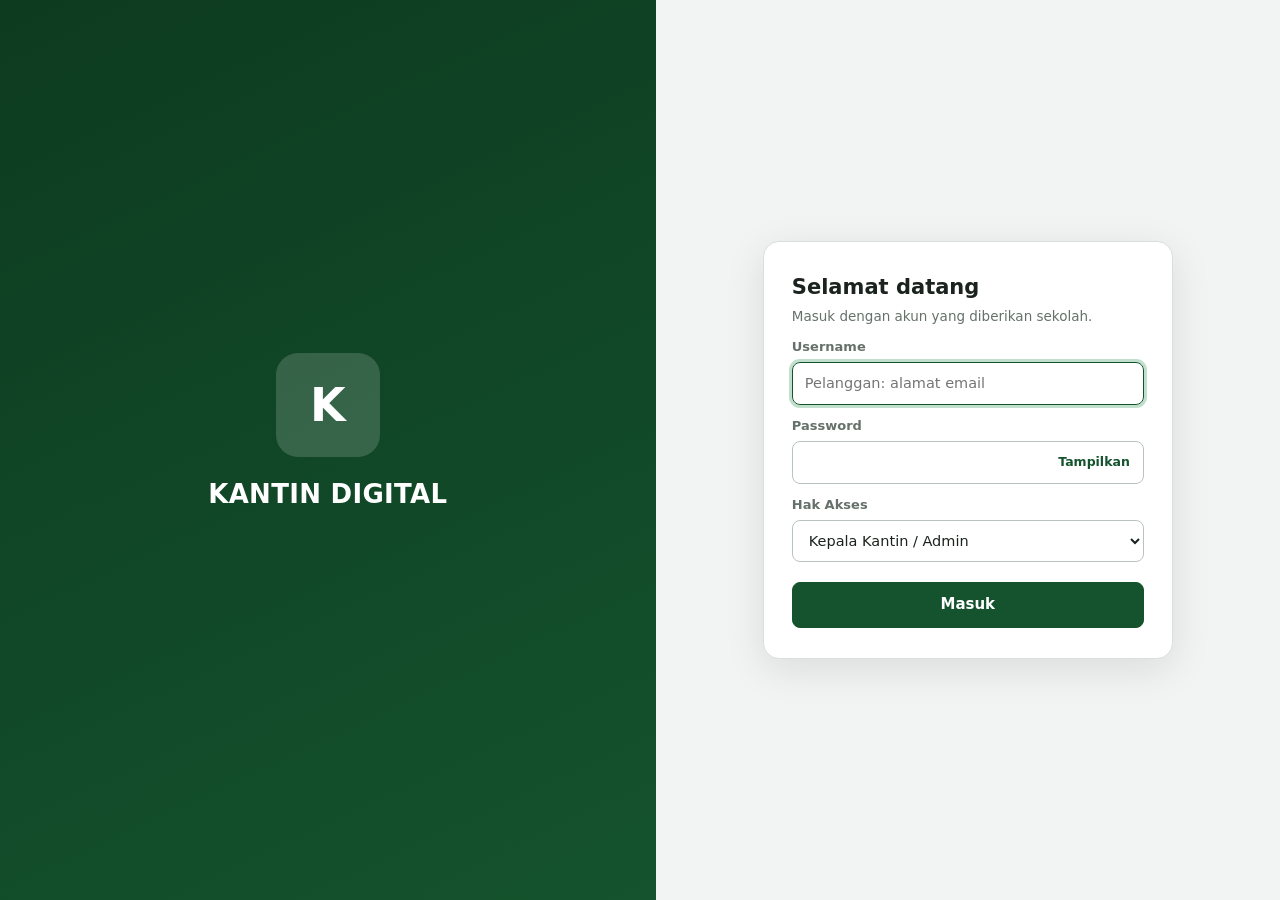
<file: index.html>
<!doctype html><html lang="id"><head><meta charset="utf-8"><meta name="viewport" content="width=device-width,initial-scale=1">
<title>Masuk - Kantin Digital</title><link rel="manifest" href="manifest.json"><link rel="apple-touch-icon" href="icons/icon-192.png"><meta name="theme-color" content="#14532d"><link rel="stylesheet" href="css/app.css?v=20261126a"><script src="config.js"></script><script src="js/core.js?v=20261126a"></script></head>
<body><div class="lg">
 <section class="lg-l" id="idn"><div class="ph" id="idPh">K</div><img id="idLogo" class="hide" alt="Logo sekolah"><h1 id="idSek">Kantin Digital</h1><h2 id="idKan"></h2><p id="idAlm" class="ad"></p><p id="idTel"></p></section>
 <section class="lg-r">
  <div class="lg-box" id="fLogin"><h3>Selamat datang</h3><p class="sub">Masuk dengan akun yang diberikan sekolah.</p>
   <label for="uid">Username</label><input type="text" id="uid" autocomplete="username" autocapitalize="none" spellcheck="false" placeholder="Pelanggan: alamat email" autofocus>
   <label for="pw">Password</label><div class="pw"><input type="password" id="pw" autocomplete="current-password"><button type="button" id="tg1">Tampilkan</button></div>
   <label for="hak">Hak Akses</label>
   <select id="hak"><option value="kepala">Kepala Kantin / Admin</option><option value="bendahara">Bendahara</option><option value="kasir">Kasir</option><option value="pencatat">Petugas Pencatat / Gudang</option><option value="pelanggan">Pelanggan</option><option value="wali">Orang Tua (Wali)</option></select>
   <button class="btn" id="bLogin">Masuk</button></div>
  <div class="lg-box hide" id="fAkt"><h3>Aktivasi akun</h3><p class="sub" id="aktInfo">Demi keamanan, buat password baru untuk akun Anda.</p>
   <label for="p1">Password baru</label><div class="pw"><input type="password" id="p1" autocomplete="new-password" placeholder="Minimal 4 karakter"><button type="button" id="tg2">Tampilkan</button></div>
   <label for="p2">Ulangi password baru</label><input type="password" id="p2" autocomplete="new-password">
   <div id="pinBox" class="hide"><label for="n1">PIN transaksi (6 angka)</label><input type="password" id="n1" inputmode="numeric" maxlength="6" autocomplete="off" placeholder="● ● ● ● ● ●"><label for="n2">Ulangi PIN</label><input type="password" id="n2" inputmode="numeric" maxlength="6" autocomplete="off">
    <p class="mu" style="font-size:12.5px;margin:8px 0 0">PIN dipakai untuk konfirmasi setiap transaksi. Rahasiakan, jangan berikan kepada siapa pun. Tidak boleh 123456 atau angka berurutan.</p></div>
   <button class="btn" id="bAkt">Simpan dan masuk</button></div>
 </section></div><div id="toast"></div>
<script>
const $i=id=>document.getElementById(id);
function pasangIdentitas(c){if(!c)return;applyTheme(c);
  $i('idSek').textContent=c.nama_sekolah||c.nama_kantin||'Kantin Digital';$i('idKan').textContent=c.nama_sekolah?(c.nama_kantin||''):'';
  $i('idAlm').textContent=c.alamat||'';$i('idTel').textContent=c.telepon?'Telp. '+c.telepon:'';
  const l=$i('idLogo');if(c.logo){l.src=c.logo;l.classList.remove('hide');$i('idPh').classList.add('hide');}else{l.classList.add('hide');$i('idPh').classList.remove('hide');$i('idPh').textContent=(c.nama_kantin||'K').trim().charAt(0).toUpperCase();}
  document.title='Masuk - '+(c.nama_kantin||'Kantin Digital');}
try{pasangIdentitas(JSON.parse(localStorage.getItem('theme')));}catch(e){}
// identitas terbaru dari server (tanpa login)
fetch(API_URL+'?full=1').then(r=>r.json()).then(j=>{if(j&&(j.nama||j.nama_kantin)){const c=Object.assign(cfgNow(),{nama_kantin:j.nama_kantin||j.nama,nama_sekolah:j.nama_sekolah,alamat:j.alamat,telepon:j.telepon,warna_utama:j.warna_utama,logo:j.logo});pasangIdentitas(c);}}).catch(()=>{});
$i('hak').value=localStorage.getItem('hak')||'kepala';
let lama='',grup='',minp=4;
const go=()=>{location.href=homeUrl();};
function toggle(btn,ids){btn.onclick=()=>{const t=$i(ids[0]).type==='password';ids.forEach(i=>$i(i).type=t?'text':'password');btn.textContent=t?'Sembunyikan':'Tampilkan';};}
toggle($i('tg1'),['pw']);toggle($i('tg2'),['p1','p2']);
['n1','n2'].forEach(i=>$i(i).addEventListener('input',e=>e.target.value=e.target.value.replace(/\D/g,'').slice(0,6)));
$i('uid').addEventListener('keydown',e=>{if(e.key==='Enter'){e.preventDefault();$i('pw').focus();}});
$i('pw').addEventListener('keydown',e=>{if(e.key==='Enter')$i('bLogin').click();});
$i('hak').addEventListener('keydown',e=>{if(e.key==='Enter')$i('bLogin').click();});
$i('bLogin').onclick=e=>run(e.target,async()=>{
  const r=await api('login',{username:$i('uid').value.trim(),password:$i('pw').value,hak:$i('hak').value});
  localStorage.setItem('hak',$i('hak').value);
  sessionStorage.setItem('tok',r.token);sessionStorage.setItem('role',r.role);sessionStorage.setItem('grup',r.grup);sessionStorage.setItem('hak',r.hak);sessionStorage.setItem('nama',r.nama);sessionStorage.setItem('izin',JSON.stringify(r.izin||[]));
  if(r.gantiPassword||r.gantiPin){lama=$i('pw').value;grup=r.grup;minp=r.minPass||4;$i('p1').placeholder='Minimal '+minp+' karakter';$i('fLogin').classList.add('hide');$i('fAkt').classList.remove('hide');
    if(r.gantiPin){$i('pinBox').classList.remove('hide');$i('aktInfo').textContent='Ini login pertama Anda. Buat password baru dan PIN transaksi pribadi.';}$i('p1').focus();}
  else go();});
$i('bAkt').onclick=e=>run(e.target,async()=>{const n=$i('p1').value,pin=$i('n1').value;
  if(n.length<minp)throw new Error('Password minimal '+minp+' karakter');if(n!==$i('p2').value)throw new Error('Ulangi password tidak sama');
  if(grup==='pelanggan'){if(!/^\d{6}$/.test(pin))throw new Error('PIN harus 6 angka');if(pin!==$i('n2').value)throw new Error('Ulangi PIN tidak sama');}
  await api('aktivasi',{lama,baru:n,pinBaru:pin});toast('Akun berhasil diaktifkan');setTimeout(go,600);});
</script></body></html>
</file>
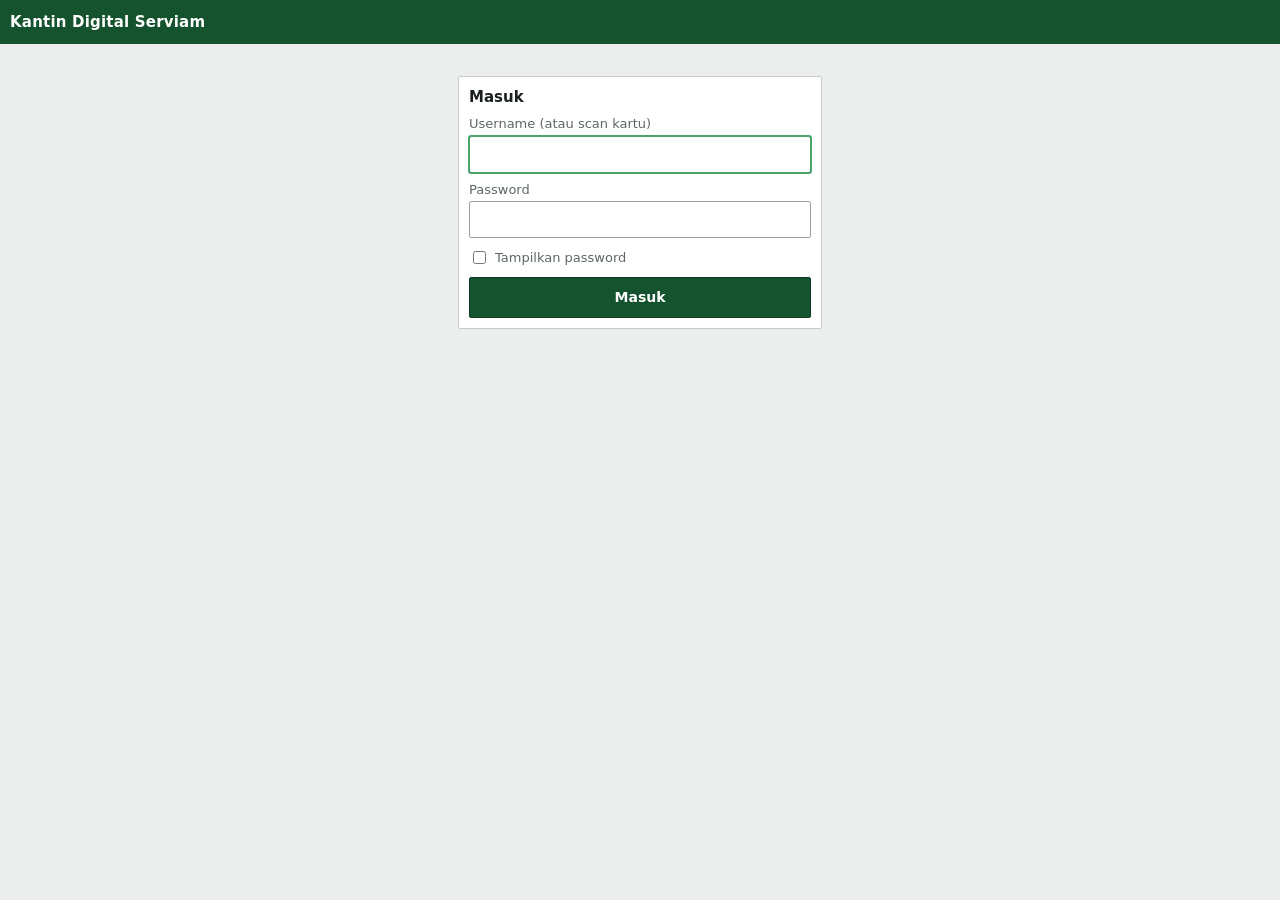
<file: frontend/index.html>
<!doctype html><html lang="id"><head><meta charset="utf-8"><meta name="viewport" content="width=device-width,initial-scale=1">
<title>Kantin Digital Serviam</title><link rel="manifest" href="manifest.json"><link rel="apple-touch-icon" href="icons/icon-192.png"><meta name="theme-color" content="#14532d"><link rel="stylesheet" href="css/app.css"><script src="config.js"></script><script src="js/core.js"></script></head>
<body><header><img id="hdrLogo" class="hide" alt=""><b id="hdrName">Kantin Digital Serviam</b></header>
<main style="max-width:380px;margin-top:24px"><div class="card" id="fLogin"><h3 style="margin-top:0">Masuk</h3>
<label>Username (atau scan kartu)</label><input type="text" id="uid" autocomplete="username" autocapitalize="none" autofocus>
<label>Password</label><input type="password" id="pw" autocomplete="current-password" style="margin-bottom:6px">
<label style="display:flex;gap:6px;align-items:center;margin:4px 0 10px"><input type="checkbox" id="sw" style="width:auto"> Tampilkan password</label>
<button class="btn" id="bLogin">Masuk</button></div>
<div class="card hide" id="fPw"><h3 style="margin-top:0">Buat password baru</h3><p class="mu" style="margin-top:0">Password awal dari sekolah perlu diganti. Bebas, minimal 4 karakter (huruf dan angka boleh).</p>
<label>Password baru</label><input type="password" id="p1" autocomplete="new-password"><label>Ulangi password baru</label><input type="password" id="p2" autocomplete="new-password" style="margin-bottom:10px">
<button class="btn" id="bPw">Simpan dan masuk</button></div></main><div id="toast"></div>
<script>
try{applyTheme(JSON.parse(localStorage.getItem('theme')))}catch(e){}
const HOME={kasir:'kasir.html',bendahara:'bendahara.html',pencatat:'pencatat.html',kepala:'kepala.html',siswa:'pelanggan.html',guru:'pelanggan.html',wali:'wali.html'};
let lama='';const go=()=>location.href=HOME[sessionStorage.getItem('role')];
$('#sw').onchange=e=>{$('#pw').type=e.target.checked?'text':'password';};
$('#uid').addEventListener('keydown',e=>{if(e.key==='Enter'){e.preventDefault();$('#pw').focus();}});
$('#pw').addEventListener('keydown',e=>{if(e.key==='Enter')$('#bLogin').click();});
$('#p2').addEventListener('keydown',e=>{if(e.key==='Enter')$('#bPw').click();});
$('#bLogin').onclick=e=>run(e.target,async()=>{
  const r=await api('login',{username:$('#uid').value,password:$('#pw').value});
  sessionStorage.setItem('tok',r.token);sessionStorage.setItem('role',r.role);sessionStorage.setItem('nama',r.nama);
  if(r.gantiPassword){lama=$('#pw').value;$('#fLogin').classList.add('hide');$('#fPw').classList.remove('hide');$('#p1').focus();}else go();});
$('#bPw').onclick=e=>run(e.target,async()=>{const n=$('#p1').value;if(n.length<4)throw new Error('Password minimal 4 karakter');if(n!==$('#p2').value)throw new Error('Ulangi password tidak sama');
  await api('changePassword',{lama,baru:n});toast('Password tersimpan');setTimeout(go,500);});
</script></body></html>
</file>
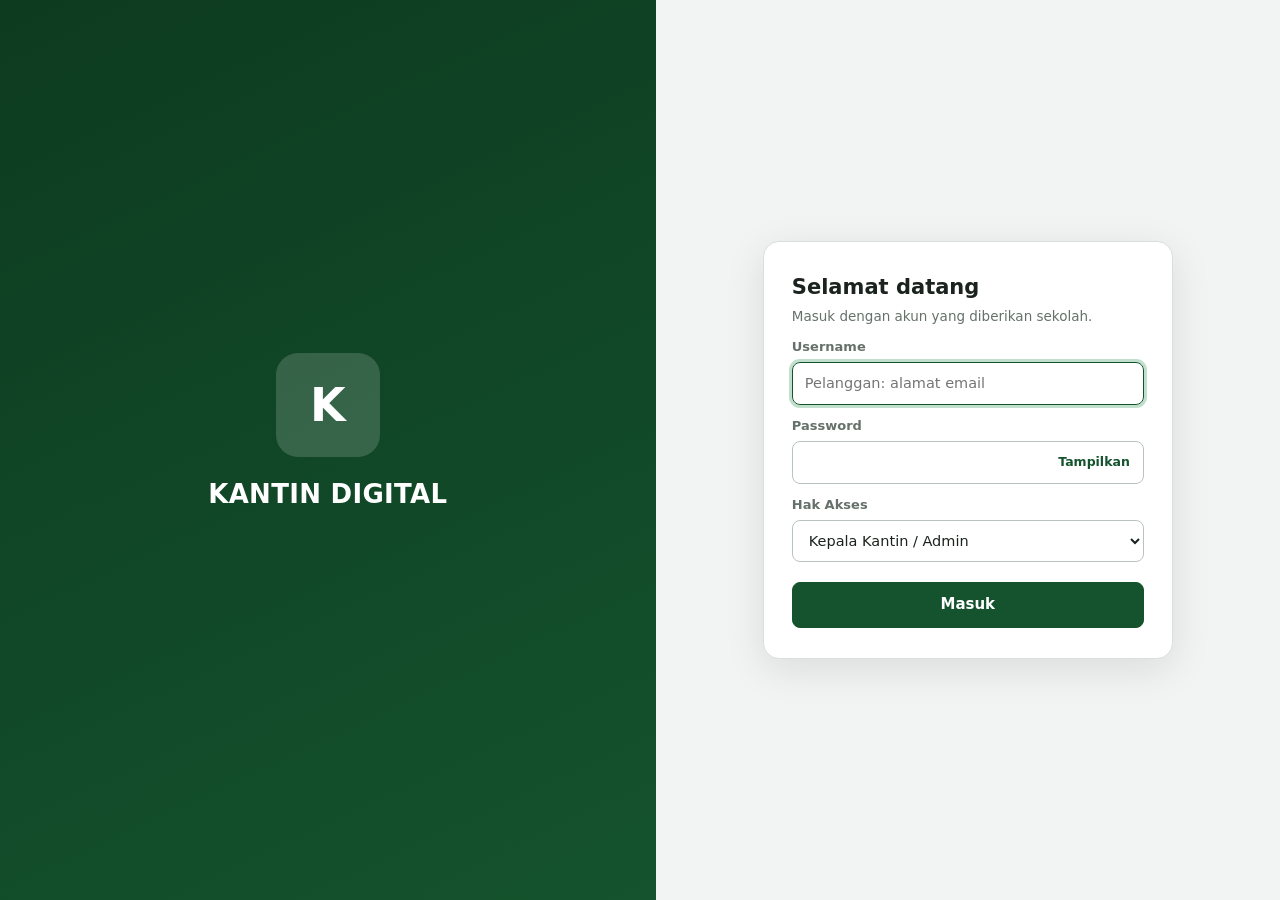
<file: bendahara.html>
<!doctype html><html lang="id"><head><meta charset="utf-8"><meta name="viewport" content="width=device-width,initial-scale=1">
<title>Bendahara</title><link rel="manifest" href="manifest.json"><link rel="apple-touch-icon" href="icons/icon-192.png"><meta name="theme-color" content="#14532d"><link rel="stylesheet" href="css/app.css?v=20261126a"><script src="config.js"></script><script src="js/core.js?v=20261126a"></script>

</head>
<body><main>
<section id="t-dep"><div class="card"><div id="pk-dep"></div><div id="dep" class="hide"><div id="depInfo" class="cust"></div>
 <input type="number" id="depN" inputmode="numeric" placeholder="Nominal deposit (Rp)"><div class="chips" id="chips"></div>
 <button class="btn" id="bDep" style="margin-top:8px">Simpan Deposit</button></div></div></section>
<section id="t-kor" class="hide"><div class="card"><div id="pk-kor"></div><div id="kor" class="hide"><div id="korInfo" class="cust"></div>
 <select id="korJ"><option value="koreksi">Koreksi saldo</option><option value="refund">Refund tunai (lulus/pindah)</option></select>
 <select id="korA" style="margin-top:6px"><option value="1">Tambah saldo (perlu persetujuan Kepala Kantin)</option><option value="-1">Kurangi saldo</option></select>
 <input type="number" id="korN" inputmode="numeric" placeholder="Nominal (Rp)" style="margin-top:6px">
 <input type="text" id="korR" placeholder="Alasan (wajib)" style="margin-top:6px"><button class="btn" id="bKor" style="margin-top:8px">Simpan</button></div></div></section>
<section id="t-pem" class="hide"><div class="card"><div class="row" style="border:0"><input type="date" id="pd" style="width:48%"><input type="date" id="ps" style="width:48%"></div>
 <button class="btn" id="bHit" style="margin-top:8px">Hitung kewajiban</button></div><div id="pemList"></div><div id="serah"></div></section>
<section id="t-kas" class="hide"><div class="card"><h3 style="margin-top:0">Rekonsiliasi deposit harian</h3>
 <input type="date" id="rt"><input type="number" id="rn" inputmode="numeric" placeholder="Uang tunai diterima (Rp)" style="margin-top:6px"><input type="text" id="rc" placeholder="Catatan (opsional)" style="margin-top:6px">
 <button class="btn" id="bRec" style="margin-top:8px">Simpan rekonsiliasi</button><div id="recRes"></div></div>
 <div class="card" style="margin-top:10px"><h3 style="margin-top:0">Laporan keuangan</h3><div class="chips"><button class="btn alt sm" data-p="h">Hari ini</button><button class="btn alt sm" data-p="m">7 hari</button><button class="btn alt sm" data-p="b">Bulan ini</button></div>
 <div class="row" style="border:0"><input type="date" id="ld" style="width:48%"><input type="date" id="ls" style="width:48%"></div>
 <button class="btn" id="bLap" style="margin-top:8px">Buat laporan</button><div id="lap"></div></div>
 <div class="card" style="margin-top:10px"><h3 style="margin-top:0">Buku kas</h3><p class="mu" style="margin-top:0">Kas masuk (deposit) dan kas keluar (refund, bayar pemasok, penyerahan ke Kopsis). Saldo akhir = uang tunai yang seharusnya dipegang bendahara.</p>
 <div class="chips" id="bkChips"><button class="btn alt sm" data-p="h">Hari ini</button><button class="btn alt sm" data-p="m">7 hari</button><button class="btn alt sm" data-p="b">Bulan ini</button></div>
 <div class="row" style="border:0"><input type="date" id="bkd" style="width:48%"><input type="date" id="bks" style="width:48%"></div><button class="btn" id="bBk" style="margin-top:8px">Tampilkan buku kas</button><div id="bkR"></div></div>
 <div class="card" style="margin-top:10px"><button class="btn alt" id="bLed">Periksa saldo vs ledger</button><div id="ledRes"></div></div></section>
</main>
<dialog id="dStruk"><div id="struk"></div><button class="btn" id="bCetak" style="margin-top:12px">Cetak</button><button class="btn alt hide" id="bEmail" style="margin-top:8px">Kirim ke email pelanggan</button><button class="btn alt" id="bTutupS" style="margin-top:8px">Tutup</button></dialog>
<div id="toast"></div><script src="js/xlsx.js?v=20261126a"></script><script src="js/bendahara.js?v=20261126a"></script></body></html>
</file>
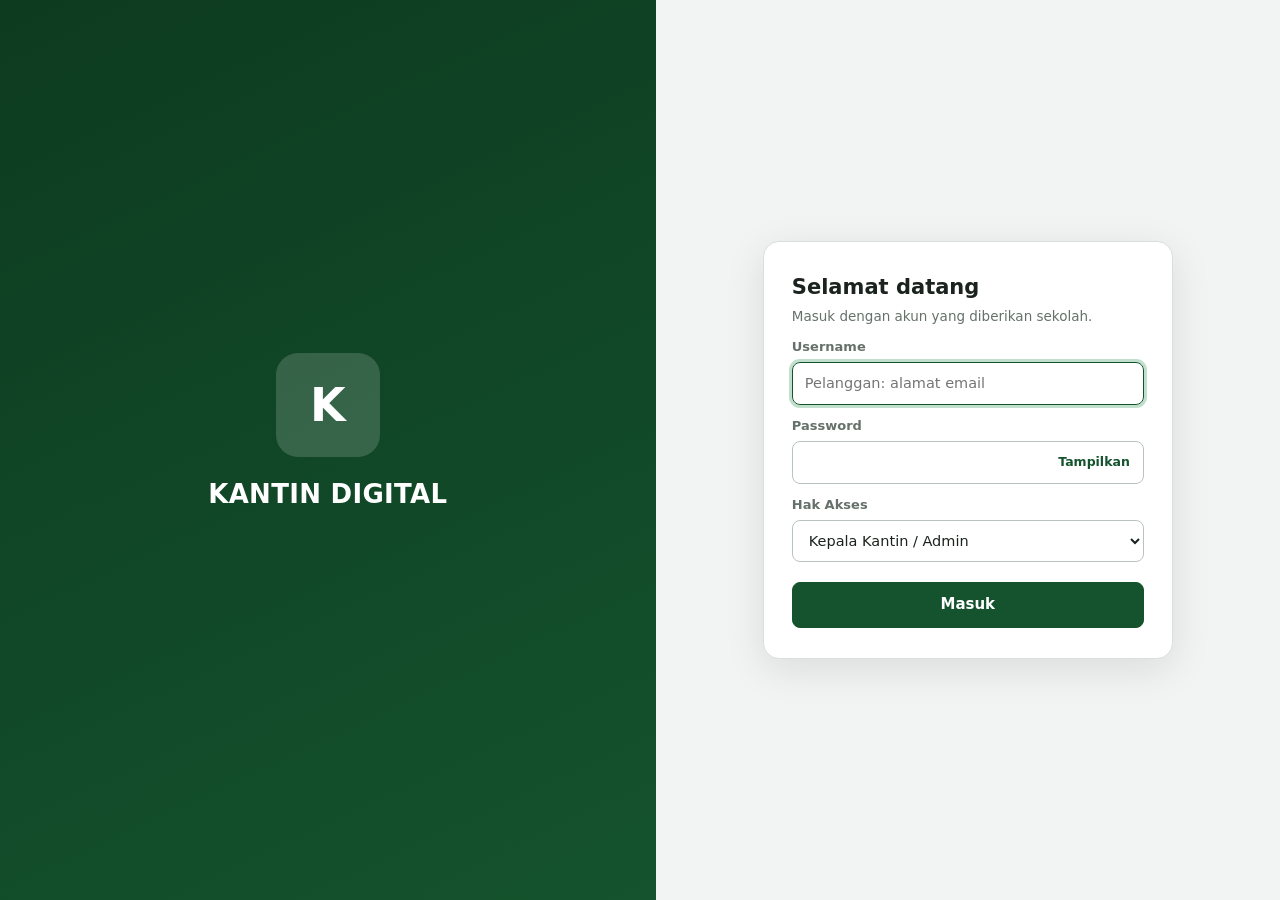
<file: kasir.html>
<!doctype html><html lang="id"><head><meta charset="utf-8"><meta name="viewport" content="width=device-width,initial-scale=1">
<title>Kasir</title><link rel="manifest" href="manifest.json"><link rel="apple-touch-icon" href="icons/icon-192.png"><meta name="theme-color" content="#14532d"><link rel="stylesheet" href="css/app.css?v=20261126a"><script src="config.js"></script><script src="js/core.js?v=20261126a"></script></head>
<body><main class="wide">
<section id="t-jual"><div class="pos">
 <div class="pos-l">
  <div class="scanbar"><label>SCAN KARTU PELANGGAN &nbsp;<kbd>F2</kbd></label><input type="text" id="scan" placeholder="Arahkan barcode scanner ke kartu…" autocomplete="off" inputmode="none"></div>
  <div class="toolbar"><input type="search" id="cari" placeholder="Cari barang…  (F3)"><button class="btn alt sm" id="bManual">Kartu lupa / manual</button><button class="btn alt sm hide" id="bLast">Batalkan transaksi terakhir</button></div>
  <div id="manual" class="card hide" style="margin-bottom:6px"><div class="warn" style="margin-top:0">Input manual dicatat di log. Pelanggan tetap wajib memasukkan PIN-nya.</div>
   <input type="search" id="cariM" placeholder="Nama atau username/NIS"><div id="hasilM"></div>
   <label style="display:flex;gap:8px;align-items:center"><input type="checkbox" id="susulan" style="width:auto"> Mode darurat (internet bermasalah, input susulan)</label></div>
  <div class="grid" id="grid"></div></div>
 <div class="pos-r">
  <div id="hasil" class="hasil hide"></div>
  <div id="cust" class="cust hide"></div>
  <div id="pinbox" class="hide pinbox"><label style="margin:0 0 3px;font-weight:700;color:var(--tx)">PIN PELANGGAN (6 angka) <kbd>Enter</kbd></label><input type="password" id="pinK" inputmode="numeric" pattern="[0-9]*" maxlength="6" autocomplete="off" placeholder="● ● ● ● ● ●" style="font-size:22px;letter-spacing:8px;text-align:center"><div class="mu" style="margin-top:3px;font-size:12px">Pelanggan mengetik PIN-nya sendiri. Kartu lain: tekan <kbd>F2</kbd>.</div></div>
  <div class="card" style="padding:0"><div class="wrap" id="cart"></div></div>
  <div class="totbar"><span>TOTAL</span><b id="total">Rp0</b></div>
  <div class="pay"><button class="btn" id="bOk" disabled>KONFIRMASI <kbd>F8</kbd></button><button class="btn alt" id="bBatal">Batal <kbd>Esc</kbd></button></div>
 </div></div></section>
<section id="t-antre" class="hide"><input type="search" id="fa" placeholder="Cari nomor antrean atau nama"><div id="antre"></div></section>
<section id="t-stok" class="hide"><div id="stok"></div></section>
<section id="t-tutup" class="hide"><div class="card" style="max-width:420px"><button class="btn" id="bTutup">Lihat ringkasan shift saya</button><div id="ringkas"></div></div></section>
</main>
<div id="toast"></div><script src="js/kasir.js?v=20261126a"></script></body></html>
</file>
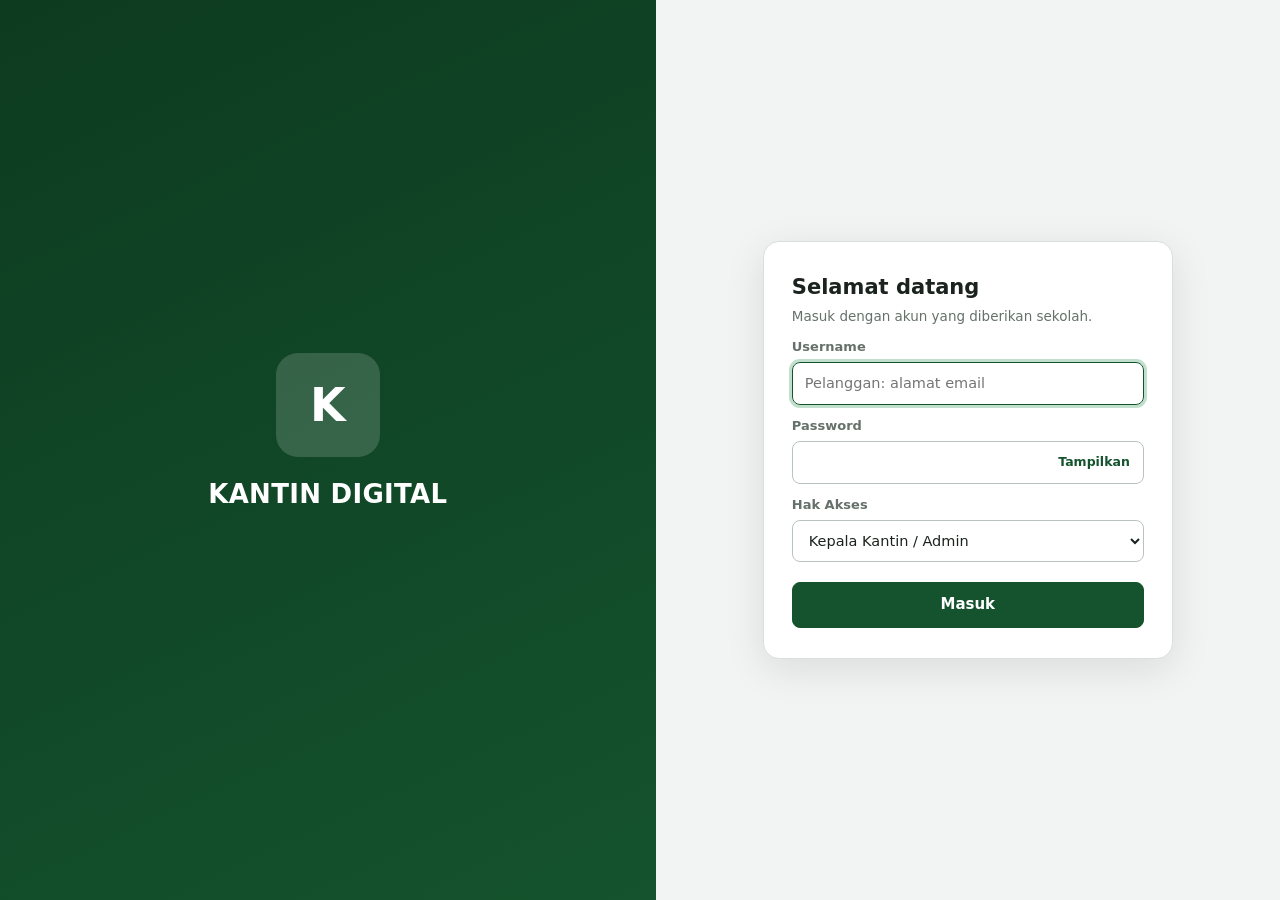
<file: kepala.html>
<!doctype html><html lang="id"><head><meta charset="utf-8"><meta name="viewport" content="width=device-width,initial-scale=1">
<title>Administrasi Kantin</title><link rel="manifest" href="manifest.json"><link rel="apple-touch-icon" href="icons/icon-192.png"><meta name="theme-color" content="#14532d"><link rel="stylesheet" href="css/app.css?v=20261126a"><script src="config.js"></script><script src="js/core.js?v=20261126a"></script></head>
<body>
<main>
<section id="t-dash"><div id="kp" class="kp"></div><div id="ars"></div><div id="kor"></div><h3>Kejanggalan bulan ini (per kasir)</h3><div class="card wrap" id="ano"></div></section>

<section id="t-akun" class="hide">
 <div class="card" style="padding:14px 16px">
  <div class="row" style="border:0;flex-wrap:wrap;padding:0 0 10px">
   <div class="seg" id="gseg"></div>
   <div class="chips"><button class="btn sm" id="bAdd">+ Tambah akun</button><button class="btn sm alt" id="bImp">Impor dari Excel</button><button class="btn sm alt" id="bKirim">Kirim akun ke email</button><button class="btn sm alt" id="bNaik">Kenaikan kelas</button></div>
  </div>
  <div class="fgrid" style="grid-template-columns:2fr 1fr 1fr 1fr;gap:10px">
   <input type="search" id="uq" placeholder="Cari nama, username, email, atau NIS">
   <select id="uk"><option value="">Semua kelas</option></select>
   <select id="us"><option value="">Semua status</option><option>Aktif</option><option>Nonaktif</option><option>Lulus</option></select>
   <select id="ua"><option value="">Semua aktivasi</option><option value="sudah">Sudah aktivasi</option><option value="belum">Belum aktivasi</option></select>
  </div>
  <div id="bulk" class="row hide" style="border:0;padding:12px 0 0;flex-wrap:wrap"><span class="mu" id="selInfo"></span>
   <div class="chips"><button class="btn sm alt" id="bSelAll">Pilih semua hasil filter</button><button class="btn sm" id="bRsel" disabled>Reset password terpilih &amp; unduh Excel</button></div></div>
 </div>
 <div class="tbl wrap" style="margin-top:12px"><table id="ut"></table></div>
 <div class="row" style="border:0"><button class="btn sm alt" id="uPrev">‹ Sebelumnya</button><span id="uPg" class="mu"></span><button class="btn sm alt" id="uNext">Berikutnya ›</button></div>
</section>

<section id="t-izin" class="hide">
 <div class="card"><h3 style="margin-top:0">Hak akses per peran</h3>
  <p class="mu" style="margin-top:0">Aktifkan fitur yang boleh digunakan setiap peran. Admin selalu memiliki semua fitur. Menu pada halaman masing-masing pengguna menyesuaikan otomatis, tanpa perlu mengubah program.</p>
  <div class="chips"><button class="btn sm" id="iSimpan">Simpan hak akses</button><button class="btn sm alt" id="iReset">Kembalikan ke bawaan</button></div></div>
 <div class="mx" style="margin-top:12px"><table id="iT"></table></div>
</section>

<section id="t-lap" class="hide"><div class="card"><div class="chips"><button class="btn alt sm" data-p="h">Hari ini</button><button class="btn alt sm" data-p="m">7 hari</button><button class="btn alt sm" data-p="b">Bulan ini</button></div>
 <div class="fgrid" style="margin-top:6px"><div><label>Dari tanggal</label><input type="date" id="ld"></div><div><label>Sampai tanggal</label><input type="date" id="ls"></div></div><button class="btn" id="bLap" style="margin-top:14px">Buat laporan</button></div><div id="lap"></div>
 <div class="card" style="margin-top:14px"><h3 style="margin-top:0">Riwayat transaksi pelanggan</h3><select id="chd" style="margin-bottom:8px"><option value="30">30 hari terakhir</option><option value="90">90 hari terakhir</option><option value="0">Semua yang tersimpan di aplikasi</option></select><input type="search" id="cq" placeholder="Cari nama atau username"><div id="ch"></div><div id="chr"></div></div></section>

<section id="t-set" class="hide"><div id="setBox"></div>
 <div class="card" style="margin-top:14px"><h3 style="margin-top:0">Pengarsipan semester</h3><p class="mu">Memindahkan transaksi lama ke Spreadsheet arsip di Drive agar aplikasi tetap cepat. Saldo pelanggan dan pengecekan kas tidak berubah. Syarat: kas cocok dan semua kewajiban pemasok sudah dibayar. Backup dibuat otomatis sebelum arsip.</p>
 <label>Arsipkan semua transaksi sebelum tanggal</label><input type="date" id="arD"><button class="btn" id="bArsip" style="margin-top:12px">Arsipkan</button><div id="arR"></div></div></section>
<section id="t-log" class="hide"><div class="tbl wrap"><table id="logT"></table></div><button class="btn alt" id="logMore" style="margin-top:10px">Muat lagi</button></section>
</main>

<!-- detail & kelola akun -->
<dialog id="dU" class="w"><div id="dUb"></div><button class="btn alt" id="dUx" style="margin-top:14px">Tutup</button></dialog>

<!-- tambah akun (bertahap) -->
<dialog id="dA" class="w"><div class="steps" id="aSt"><i class="on"></i><i></i><i></i></div><div id="aB"></div></dialog>

<!-- impor -->
<dialog id="dI" class="w"><h3>Impor akun dari Excel</h3>
 <div class="steps"><i class="on"></i><i id="iS2"></i><i id="iS3"></i></div>
 <div id="iA"><p class="mu" style="margin-top:0">1. Unduh template, isi datanya, lalu 2. unggah kembali. Username pelanggan otomatis memakai email dan password dibuat acak.</p>
  <button class="btn sm alt" id="iTpl">Unduh template Excel</button>
  <label>Berkas isian (.xlsx atau .csv)</label><div class="drop" id="iDrop">Tarik berkas ke sini atau pilih berkas<br><input type="file" id="iF" accept=".xlsx,.csv,text/csv" style="margin-top:8px"></div></div>
 <div id="iP" class="mu" style="margin-top:10px"></div><div id="iV" class="wrap"></div>
 <div class="chips" style="margin-top:12px"><button class="btn sm" id="iS" disabled>Mulai impor</button><button class="btn sm alt hide" id="iDl">Unduh daftar akun &amp; password (Excel)</button><button class="btn sm alt" id="iX">Tutup</button></div>
 <div id="iR" class="wrap" style="margin-top:10px"></div></dialog>

<dialog id="dK" class="w"><div id="kB"></div></dialog>

<dialog id="dN"><h3>Kenaikan kelas</h3><label>Pemetaan kelas (satu per baris, contoh: X=XI)</label><textarea id="nm" rows="4"></textarea><label>Kelas yang lulus (pisahkan koma)</label><input type="text" id="nl" placeholder="XII">
 <p class="mu">Siswa lulus dinonaktifkan. Saldo tersisa dikembalikan lewat Bendahara.</p><button class="btn" id="nS">Jalankan</button><button class="btn alt" id="nX" style="margin-top:8px">Batal</button></dialog>
<div id="toast"></div><script src="js/xlsx.js?v=20261126a"></script><script src="js/kepala.js?v=20261126a"></script></body></html>
</file>
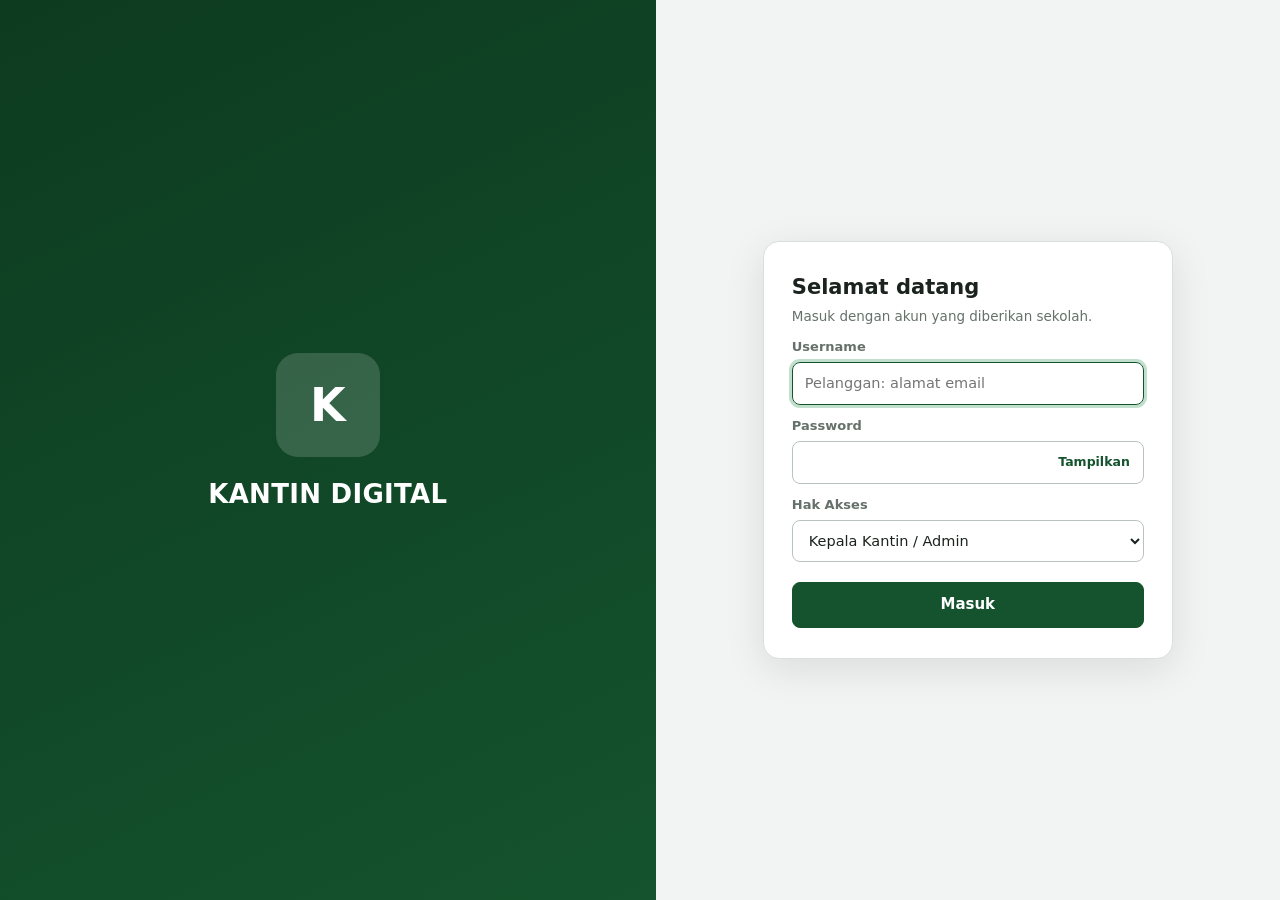
<file: pelanggan.html>
<!doctype html><html lang="id"><head><meta charset="utf-8"><meta name="viewport" content="width=device-width,initial-scale=1">
<title>Kantin</title><link rel="manifest" href="manifest.json"><link rel="apple-touch-icon" href="icons/icon-192.png"><meta name="theme-color" content="#14532d"><link rel="stylesheet" href="css/app.css?v=20261126a"><script src="config.js"></script><script src="js/core.js?v=20261126a"></script>
</head>
<body><main>
<section id="t-pesan"><div id="info"></div><label>Ambil pada</label><div class="chips" id="dates"></div>
 <input type="search" id="cari" placeholder="Cari makanan atau minuman…" style="margin-top:6px"><div class="chips" id="cats"></div><div class="grid" id="grid"></div></section>
<section id="t-pes" class="hide"><select id="hh" style="margin-bottom:8px"><option value="30">30 hari terakhir</option><option value="0">Semua riwayat</option></select><div id="ringk"></div><div id="pesL"></div><button class="btn alt hide" id="pesMore" style="margin-top:8px">Muat lagi</button></section>
<section id="t-saldo" class="hide"><div class="card"><div class="mu">Sisa saldo</div><div class="big" id="saldoB"></div><div id="saldoW"></div><p class="mu">Isi saldo dengan menyerahkan uang tunai ke bendahara.</p></div>
 <div class="card" style="margin-top:10px"><h3 style="margin-top:0">PIN belanja di kasir</h3><div id="pinW"></div>
 <p class="mu" style="margin-top:0">Saat kartu discan di kasir, kamu mengetik PIN ini. Jaga kerahasiaannya dan jangan beri tahu siapa pun.</p>
 <label>PIN lama</label><input type="password" id="pkL" inputmode="numeric" maxlength="6" autocomplete="off"><label>PIN baru (6 angka)</label><input type="password" id="pkB" inputmode="numeric" maxlength="6" autocomplete="off"><label>Ulangi PIN baru</label><input type="password" id="pkU" inputmode="numeric" maxlength="6" autocomplete="off">
 <button class="btn" id="bPk" style="margin-top:8px">Simpan PIN</button></div><h3>Riwayat deposit</h3><div id="depL"></div></section>
</main>
<div class="bar hide" id="bar"><button class="btn" id="bCart"></button></div>
<dialog id="dC"><h3 style="margin-top:0">Pesananmu</h3><div id="cl"></div><div class="row"><b>Total</b><span class="big" id="ct"></span></div><div class="mu" id="cs"></div>
 <label>PIN transaksi (6 angka)</label><input type="password" id="pinO" inputmode="numeric" maxlength="6" autocomplete="off" placeholder="● ● ● ● ● ●" style="text-align:center;letter-spacing:8px;font-size:20px">
 <button class="btn" id="bOk" style="margin-top:10px">Pesan sekarang</button><button class="btn alt" id="bBack" style="margin-top:8px">Kembali</button></dialog>
<dialog id="dD"><div id="dDb" style="text-align:center"></div><button class="btn" id="bDone" style="margin-top:10px">Selesai</button></dialog>
<div id="toast"></div><script src="js/pelanggan.js?v=20261126a"></script></body></html>
</file>
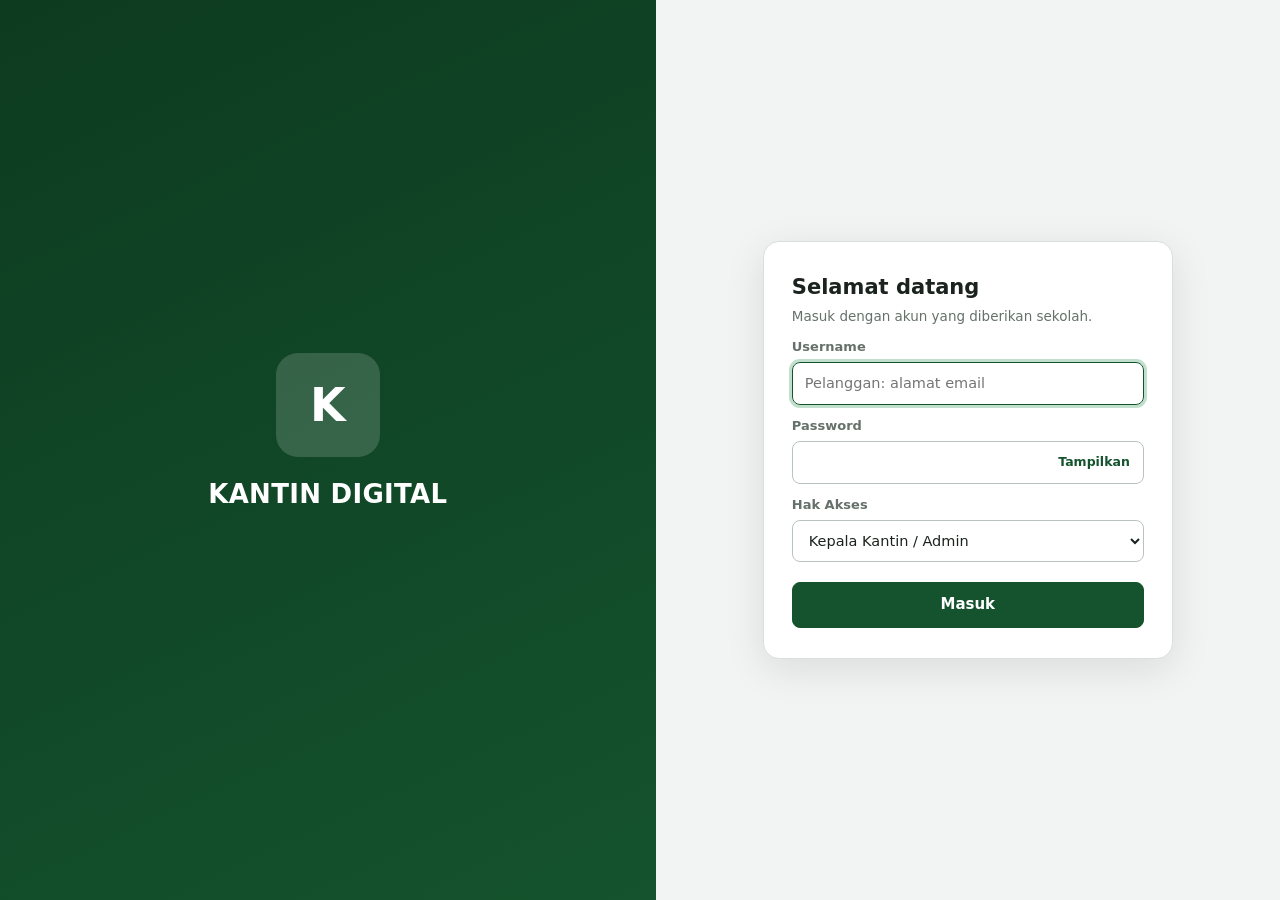
<file: pencatat.html>
<!doctype html><html lang="id"><head><meta charset="utf-8"><meta name="viewport" content="width=device-width,initial-scale=1">
<title>Pencatatan Barang</title><link rel="manifest" href="manifest.json"><link rel="apple-touch-icon" href="icons/icon-192.png"><meta name="theme-color" content="#14532d"><link rel="stylesheet" href="css/app.css?v=20261126a"><script src="config.js"></script><script src="js/core.js?v=20261126a"></script>
</head>
<body><main>
<section id="t-hari"><div id="low"></div><input type="search" id="fh" placeholder="Cari barang…"><div id="hari"></div>
 <button class="btn" id="bHari" style="margin-top:10px;position:sticky;bottom:8px">Simpan barang dijual hari ini</button>
 <div class="card" style="margin-top:14px"><h3 style="margin-top:0">Hari libur / kantin tutup</h3><input type="date" id="lt"><input type="text" id="lk" placeholder="Keterangan (libur, ujian…)" style="margin-top:6px">
 <select id="lp" style="margin-top:6px"><option value="Ya">Pre-order ditutup</option><option value="Tidak">Pre-order tetap dibuka</option></select><button class="btn" id="bLibur" style="margin-top:8px">Tambah jadwal</button><div id="liburList"></div></div></section>
<section id="t-masuk" class="hide"><div class="card"><label>Pemasok</label><select id="mp"></select><label>Tanggal</label><input type="date" id="mt"></div>
 <input type="search" id="fm" placeholder="Cari barang pemasok ini…" style="margin-top:8px"><div id="masuk"></div><button class="btn" id="bMasuk" style="margin-top:10px;position:sticky;bottom:8px">Simpan barang masuk</button></section>
<section id="t-rekap" class="hide"><div class="card"><h3 style="margin-top:0">Rekap pesanan untuk pemasok</h3><p class="mu" style="margin-top:0">Total pre-order murid per barang untuk satu tanggal ambil. Kirim ke pemasok agar jumlah yang disiapkan tepat dan tidak bersisa.</p>
 <div id="rkD" class="chips"></div><label>Tanggal ambil</label><div class="row" style="border:0;gap:6px"><input type="date" id="rkT" style="flex:1"><button class="btn sm" id="bRk" style="white-space:nowrap">Tampilkan</button></div><div id="rkR"></div></div></section>
<section id="t-order" class="hide"><div class="card"><h3 style="margin-top:0" id="poT">Pesanan baru ke pemasok</h3><label>Pemasok</label><select id="poP"></select>
 <button class="btn alt sm" id="bPoSug" style="margin-top:8px">Isi dari stok menipis</button><input type="search" id="poF" placeholder="Cari barang…" style="margin-top:8px"><div id="poItems"></div>
 <button class="btn" id="bPoSave" style="margin-top:10px">Simpan sebagai Draft</button><button class="btn alt hide" id="bPoX" style="margin-top:8px">Batal ubah</button></div><h3>Daftar pesanan</h3><div id="poList"></div></section>
<section id="t-barang" class="hide"><div class="row" style="border:0"><input type="search" id="fb" placeholder="Cari barang…"><button class="btn sm" id="bNewB" style="margin-left:8px;white-space:nowrap">+ Baru</button></div><div id="barang"></div></section>
<section id="t-pem" class="hide"><button class="btn" id="bNewP">+ Pemasok baru</button><div id="pemList"></div></section>
<section id="t-stok" class="hide"><div class="card"><h3 style="margin-top:0">Kartu stok &amp; mutasi barang</h3><label>Barang</label><select id="skB"></select>
 <div class="chips" id="skChips"><button class="btn alt sm" data-p="h">Hari ini</button><button class="btn alt sm" data-p="m">7 hari</button><button class="btn alt sm" data-p="b">Bulan ini</button></div>
 <div class="row" style="border:0"><input type="date" id="skD" style="width:48%"><input type="date" id="skS" style="width:48%"></div><button class="btn" id="bSk" style="margin-top:8px">Tampilkan</button><div id="skR"></div></div></section>
<section id="t-retur" class="hide"><div class="card"><h3 style="margin-top:0">Retur / barang hilang</h3><label>Barang</label><select id="rb"></select><label>Jenis</label>
 <select id="rj"><option value="retur_belum_terjual">Retur sisa (belum terjual)</option><option value="retur_terjual">Retur barang sudah terjual (cacat)</option><option value="hilang">Hilang / rusak / kedaluwarsa</option></select>
 <div id="rpWrap" class="hide"><label>Ditanggung</label><select id="rpt"><option value="Kopsis">Kopsis (tetap dibayar ke pemasok)</option><option value="Pemasok">Pemasok</option></select></div>
 <label>Jumlah</label><input type="number" id="rq" inputmode="numeric"><label>Alasan</label><input type="text" id="ra"><button class="btn" id="bRetur" style="margin-top:8px">Simpan</button></div>
 <div class="card" style="margin-top:10px"><h3 style="margin-top:0">Opname stok</h3><label>Barang</label><select id="ob"></select><div id="oInfo" class="mu"></div><label>Hasil hitung fisik</label><input type="number" id="oq" inputmode="numeric">
 <label>Jika kurang, ditanggung</label><select id="op"><option value="Kopsis">Kopsis</option><option value="Pemasok">Pemasok</option></select><label>Alasan</label><input type="text" id="oa" placeholder="hilang / rusak / kedaluwarsa"><button class="btn" id="bOpn" style="margin-top:8px">Catat selisih</button></div></section>
</main>
<dialog id="dB"><h3 id="dBt" style="margin-top:0">Barang</h3><label>Nama</label><input type="text" id="bn"><label>Kategori</label><input type="text" id="bk"><label>Pemasok</label><select id="bp"></select>
 <label>Harga titip</label><input type="number" id="bt" inputmode="numeric"><label>Harga jual</label><input type="number" id="bj" inputmode="numeric"><div id="bw" class="warn hide">Harga jual di bawah harga titip!</div>
 <label>Satuan</label><input type="text" id="bs" value="pcs"><label>Stok minimum</label><input type="number" id="bm" inputmode="numeric" value="5"><label>Jenis barang</label><select id="bjn"><option value="Stok">Barang stok (dititip, ada stok)</option><option value="Pesan">Dibuat sesuai pesanan (tanpa stok, mis. nasi goreng)</option></select>
 <div id="bkqW" class="hide"><label>Kuota per tanggal ambil (0 = tanpa batas)</label><input type="number" id="bkq" inputmode="numeric" value="0"><div class="mu" style="font-size:12px">Barang ini hanya bisa dipesan lewat pre-order. Jumlah yang harus disiapkan pemasok dilihat di tab Rekap pesanan.</div></div>
 <label>Status</label><select id="bst"><option>Aktif</option><option>Nonaktif</option></select>
 <label>Foto (opsional)</label><img id="bfp" class="hide" alt="" style="width:100%;max-height:140px;object-fit:cover;border-radius:2px"><input type="file" id="bf" accept="image/*">
 <button class="btn" id="bSave" style="margin-top:10px">Simpan</button><button class="btn alt" id="bX" style="margin-top:8px">Batal</button></dialog>
<dialog id="dP"><h3 style="margin-top:0">Pemasok</h3><label>Nama</label><input type="text" id="pn"><label>Nomor WhatsApp</label><input type="text" id="pw" inputmode="tel" placeholder="628…"><label>Alamat (opsional)</label><input type="text" id="pa"><label>Catatan</label><input type="text" id="pc">
 <button class="btn" id="pSave" style="margin-top:10px">Simpan</button><button class="btn alt" id="pX" style="margin-top:8px">Batal</button></dialog>
<dialog id="dRec"><h3 style="margin-top:0">Terima barang</h3><div id="recL"></div><button class="btn" id="recOk" style="margin-top:10px">Simpan penerimaan</button><button class="btn alt" id="recX" style="margin-top:8px">Batal</button></dialog>
<dialog id="dR"><h3 style="margin-top:0">Barang masuk tersimpan</h3><pre id="rTxt" style="white-space:pre-wrap;font:inherit"></pre><button class="btn" id="rShare">Bagikan / Salin</button><button class="btn alt" id="rX" style="margin-top:8px">Tutup</button></dialog>
<div id="toast"></div><script src="js/xlsx.js?v=20261126a"></script><script src="js/pencatat.js?v=20261126a"></script></body></html>
</file>
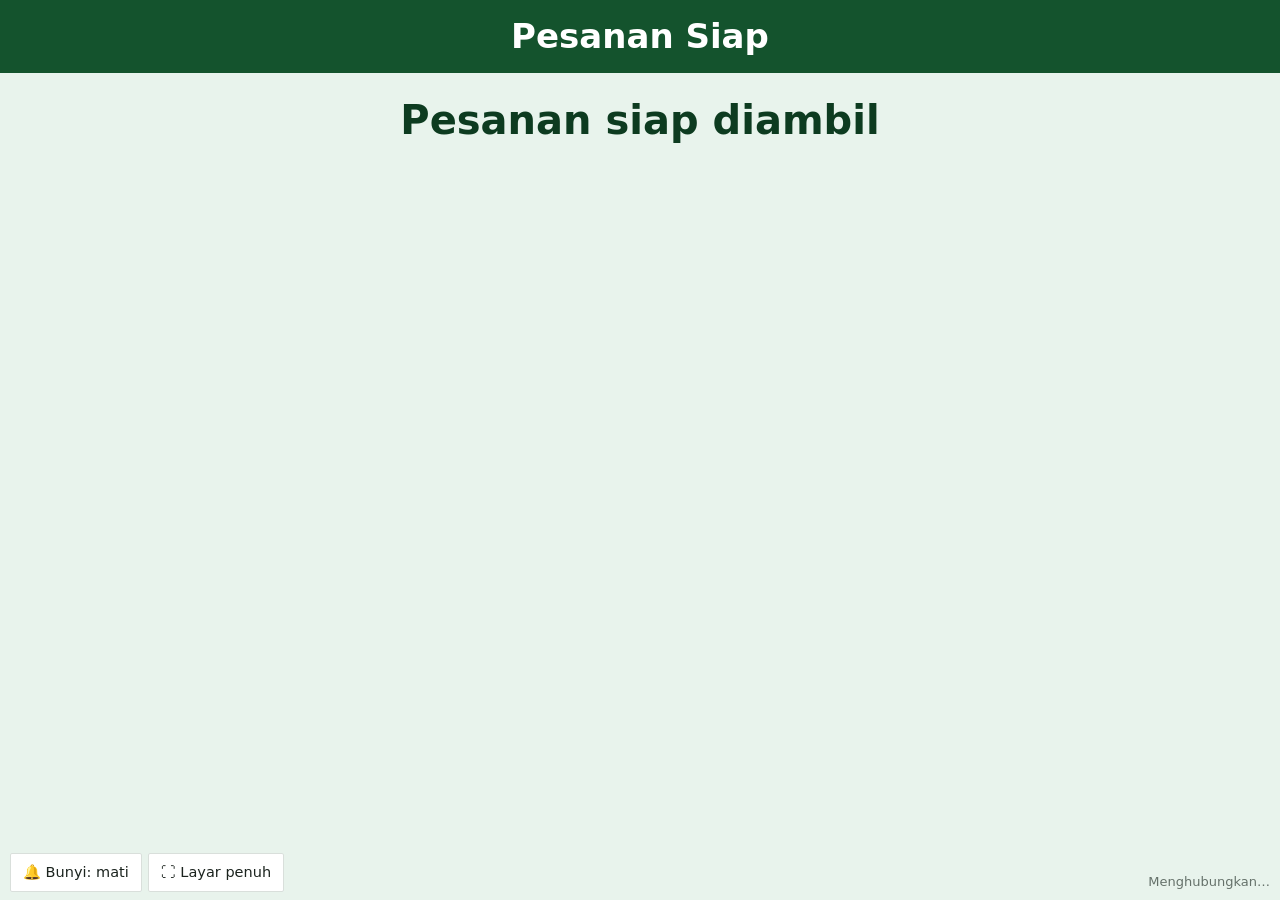
<file: siap.html>
<!doctype html><html lang="id"><head><meta charset="utf-8"><meta name="viewport" content="width=device-width,initial-scale=1">
<title>Pesanan Siap</title><link rel="manifest" href="manifest.json"><link rel="apple-touch-icon" href="icons/icon-192.png"><meta name="theme-color" content="#14532d"><link rel="stylesheet" href="css/app.css?v=20261126a"><script src="config.js"></script><script src="js/core.js?v=20261126a"></script>
<style>body{background:var(--gl);min-height:100vh}header{display:flex;align-items:center;justify-content:center;gap:12px;padding:12px;background:var(--g);color:var(--on);text-align:center}header img{height:46px;background:#fff;border-radius:8px;padding:2px}header b{flex:none;font-size:clamp(20px,4vw,34px)}
h1{text-align:center;color:var(--gd);font-size:clamp(22px,4vw,40px);margin:18px 10px 8px}
#n{display:grid;grid-template-columns:repeat(auto-fill,minmax(150px,1fr));gap:14px;padding:14px;max-width:1300px;margin:auto}
.no{background:#fff;border:4px solid var(--g);border-radius:2px;text-align:center;font-weight:800;font-size:clamp(48px,9vw,110px);color:var(--g);padding:14px 0}
.no.new{background:var(--g);color:var(--on);animation:p 1s 4}@keyframes p{50%{transform:scale(1.07)}}
#e{text-align:center;color:var(--mu);font-size:clamp(18px,3vw,28px);padding:40px}#st{position:fixed;right:10px;bottom:8px;font-size:13px;color:var(--mu)}
#ct{position:fixed;left:10px;bottom:8px;display:flex;gap:6px}#ct button{padding:8px 12px;border:1px solid var(--bd);border-radius:2px;background:#fff}</style></head>
<body><header><img id="hdrLogo" class="hide" alt=""><b id="hdrName">Pesanan Siap</b></header>
<h1>Pesanan siap diambil</h1><div id="n"></div><div id="e" class="hide">Belum ada pesanan yang siap</div>
<div id="ct"><button id="bs">🔔 Bunyi: mati</button><button id="bf">⛶ Layar penuh</button></div><div id="st"></div>
<script>
let prev=new Set(),snd=false,ac=null;
const beep=()=>{if(!snd)return;try{ac=ac||new (window.AudioContext||window.webkitAudioContext)();const o=ac.createOscillator(),g=ac.createGain();o.connect(g);g.connect(ac.destination);o.frequency.value=880;g.gain.value=.15;o.start();o.stop(ac.currentTime+.25);}catch(e){}};
$('#bs').onclick=()=>{snd=!snd;$('#bs').textContent='🔔 Bunyi: '+(snd?'aktif':'mati');if(snd)beep();};
$('#bf').onclick=()=>{document.fullscreenElement?document.exitFullscreen():document.documentElement.requestFullscreen().catch(()=>{});};
function show(l){const cur=new Set(l),baru=l.filter(x=>!prev.has(x));
  $('#n').innerHTML=l.map(x=>`<div class="no ${baru.includes(x)&&prev.size+baru.length>0&&!first?'new':''}">${esc(x)}</div>`).join('');
  $('#e').classList.toggle('hide',l.length>0);if(baru.length&&!first)beep();prev=cur;first=false;}
let first=true;
async function get(full){const r=await fetch(API_URL+(full?'?full=1':''));const j=await r.json();if(!j.ok)throw new Error('gagal');
  if(full){applyTheme({warna_utama:j.warna_utama,nama_kantin:j.nama||'Pesanan Siap',logo:j.logo});}
  show(j.siap.slice().sort((a,b)=>a-b));$('#st').textContent='Diperbarui '+new Date().toLocaleTimeString('id-ID');}
get(true).catch(()=>$('#st').textContent='Menghubungkan…');
setInterval(()=>get(false).catch(()=>{$('#st').textContent='Koneksi terputus, mencoba lagi…';}),8000);
</script></body></html>
</file>
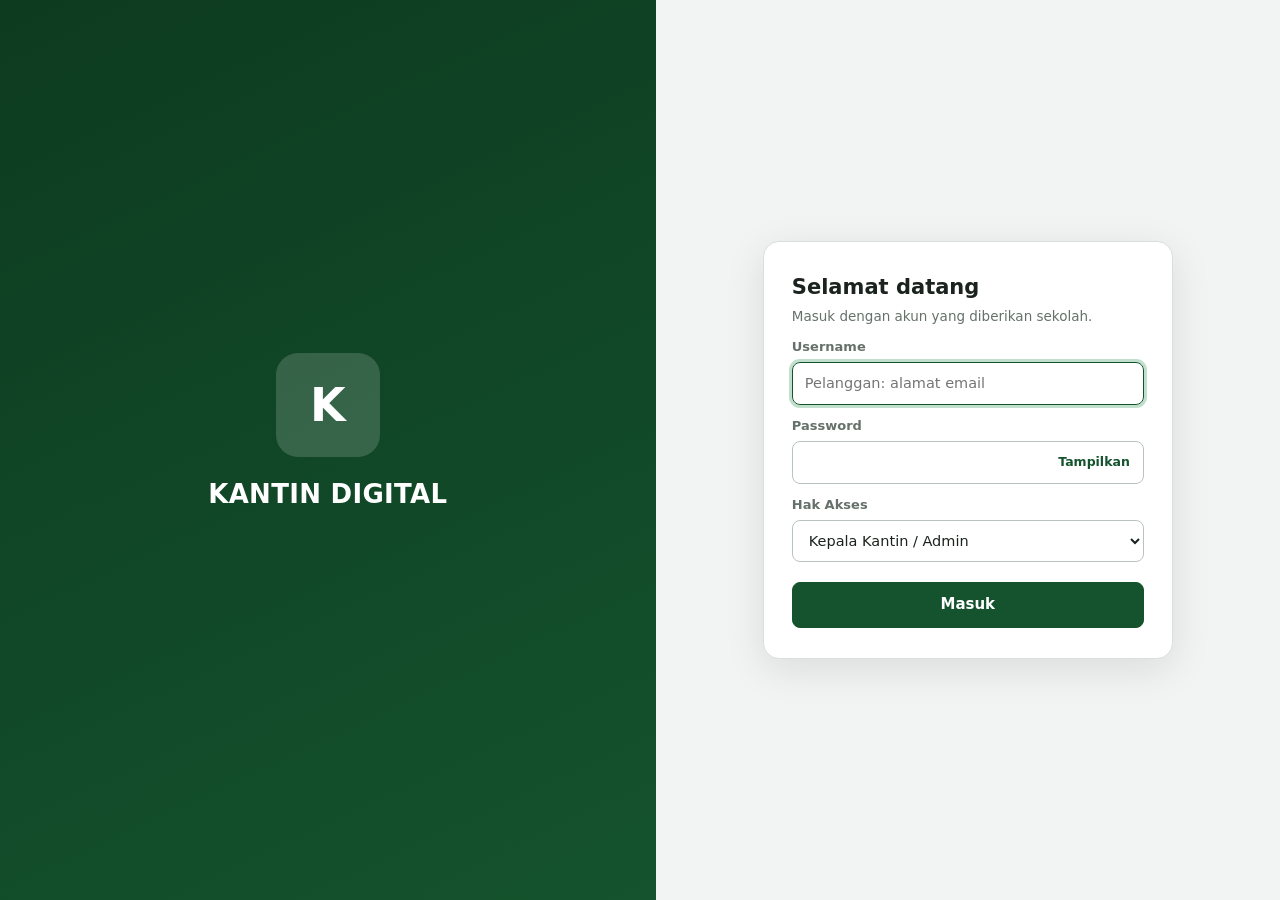
<file: wali.html>
<!doctype html><html lang="id"><head><meta charset="utf-8"><meta name="viewport" content="width=device-width,initial-scale=1">
<title>Orang Tua</title><link rel="manifest" href="manifest.json"><link rel="apple-touch-icon" href="icons/icon-192.png"><meta name="theme-color" content="#14532d"><link rel="stylesheet" href="css/app.css?v=20261126a"><script src="config.js"></script><script src="js/core.js?v=20261126a"></script>
</head>
<body><main><div id="kids" class="chips"></div>
<div id="kid" class="hide"><div class="card"><div class="mu" id="kn"></div><div class="mu">Sisa saldo</div><div class="big" id="ks"></div><div id="kw"></div></div>
<nav id="ktabs" class="tabs-h"><button data-t="jajan" class="on">Jajan</button><button data-t="dep">Deposit</button><button data-t="bts">Batas harian</button><button data-t="akun">Akun</button></nav>
<section id="t-jajan"><div id="jj"></div></section><section id="t-dep" class="hide"><div id="dd"></div></section>
<section id="t-bts" class="hide"><div class="card"><div class="row"><span>Batas sekolah</span><b id="bs"></b></div><div class="row"><span>Batas yang Anda atur</span><b id="bm"></b></div>
 <label>Batas jajan harian baru (Rp). Isi 0 untuk mengikuti batas sekolah.</label><input type="number" id="bn" inputmode="numeric"><button class="btn" id="bSave" style="margin-top:8px">Simpan batas</button>
 <p class="mu">Anda hanya dapat menurunkan batas, tidak melebihi batas sekolah. Jika terlampaui, transaksi ditolak di kasir.</p></div></section>
<section id="t-akun" class="hide"><div class="card" id="nt" style="margin-bottom:10px"></div></section></div>
<p id="empty" class="mu hide">Belum ada anak yang terkait dengan akun ini. Hubungi Kepala Kantin.</p></main>
<div id="toast"></div><script src="js/wali.js?v=20261126a"></script></body></html>
</file>
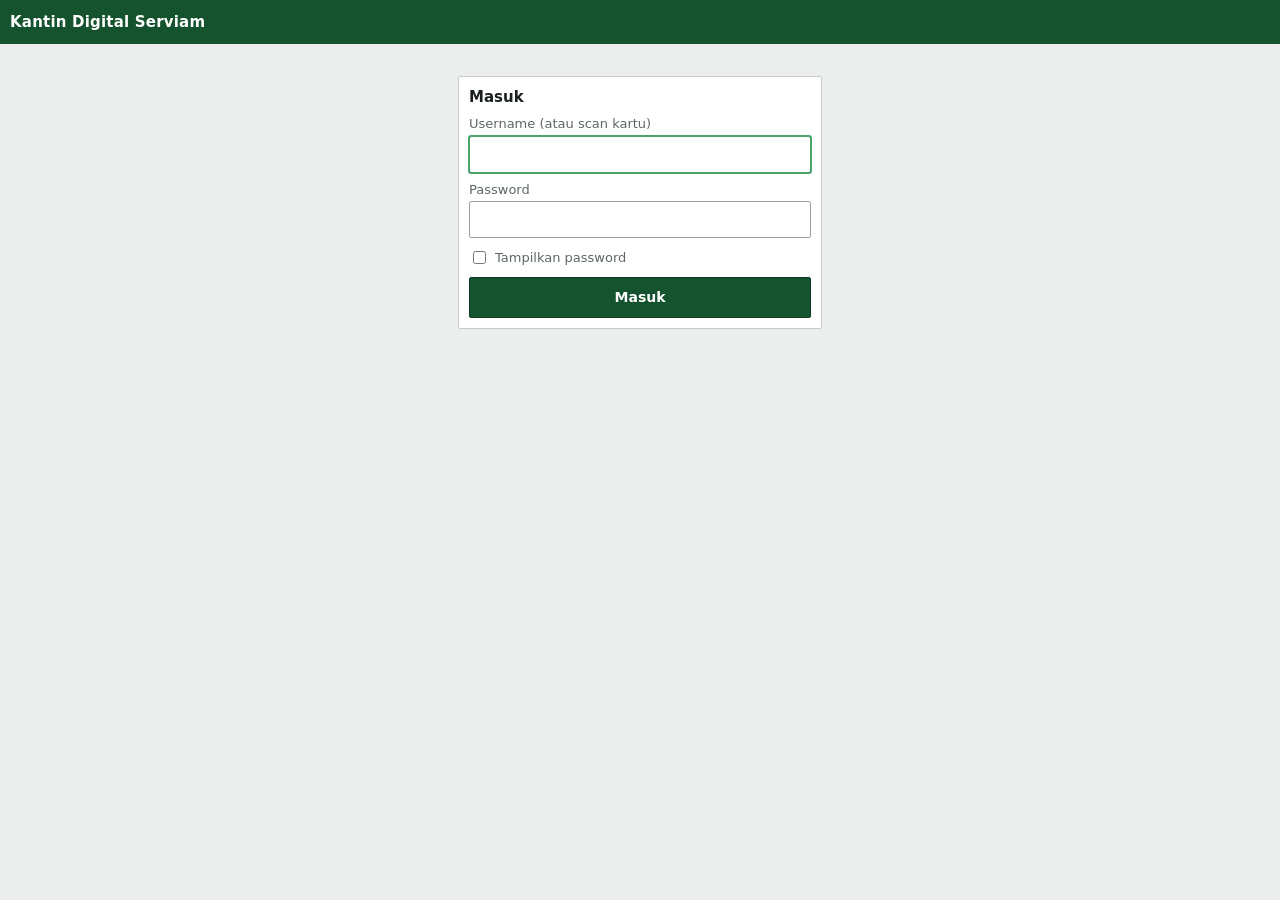
<file: frontend/bendahara.html>
<!doctype html><html lang="id"><head><meta charset="utf-8"><meta name="viewport" content="width=device-width,initial-scale=1">
<title>Bendahara</title><link rel="manifest" href="manifest.json"><link rel="apple-touch-icon" href="icons/icon-192.png"><meta name="theme-color" content="#14532d"><link rel="stylesheet" href="css/app.css"><script src="config.js"></script><script src="js/core.js"></script>
<style id="pg">@page{size:58mm auto;margin:2mm}</style>
<style>table{width:100%;border-collapse:collapse;font-size:14px}th,td{padding:6px;border-bottom:1px solid var(--bd);text-align:left}td.n,th.n{text-align:right}
.wrap{overflow-x:auto}dialog.w{width:92vw;max-width:820px}#struk.wide{width:auto;font-family:system-ui,sans-serif;font-size:13px}
@media print{#struk.wide{width:100%}}.chips button{margin:2px}</style></head>
<body><header><img id="hdrLogo" class="hide" alt=""><b id="hdrName">Bendahara</b><button onclick="logout()">Keluar</button></header>
<nav id="tabs"><button data-t="dep" class="on">Deposit</button><button data-t="kor">Koreksi</button><button data-t="pem">Pemasok</button><button data-t="kas">Kas &amp; Laporan</button></nav>
<main>
<section id="t-dep"><div class="card"><div id="pk-dep"></div><div id="dep" class="hide"><div id="depInfo" class="cust"></div>
 <input type="number" id="depN" inputmode="numeric" placeholder="Nominal deposit (Rp)"><div class="chips" id="chips"></div>
 <button class="btn" id="bDep" style="margin-top:8px">Simpan Deposit</button></div></div></section>
<section id="t-kor" class="hide"><div class="card"><div id="pk-kor"></div><div id="kor" class="hide"><div id="korInfo" class="cust"></div>
 <select id="korJ"><option value="koreksi">Koreksi saldo</option><option value="refund">Refund tunai (lulus/pindah)</option></select>
 <select id="korA" style="margin-top:6px"><option value="1">Tambah saldo (perlu persetujuan Kepala Kantin)</option><option value="-1">Kurangi saldo</option></select>
 <input type="number" id="korN" inputmode="numeric" placeholder="Nominal (Rp)" style="margin-top:6px">
 <input type="text" id="korR" placeholder="Alasan (wajib)" style="margin-top:6px"><button class="btn" id="bKor" style="margin-top:8px">Simpan</button></div></div></section>
<section id="t-pem" class="hide"><div class="card"><div class="row" style="border:0"><input type="date" id="pd" style="width:48%"><input type="date" id="ps" style="width:48%"></div>
 <button class="btn" id="bHit" style="margin-top:8px">Hitung kewajiban</button></div><div id="pemList"></div><div id="serah"></div></section>
<section id="t-kas" class="hide"><div class="card"><h3 style="margin-top:0">Rekonsiliasi deposit harian</h3>
 <input type="date" id="rt"><input type="number" id="rn" inputmode="numeric" placeholder="Uang tunai diterima (Rp)" style="margin-top:6px"><input type="text" id="rc" placeholder="Catatan (opsional)" style="margin-top:6px">
 <button class="btn" id="bRec" style="margin-top:8px">Simpan rekonsiliasi</button><div id="recRes"></div></div>
 <div class="card" style="margin-top:10px"><h3 style="margin-top:0">Laporan keuangan</h3><div class="chips"><button class="btn alt sm" data-p="h">Hari ini</button><button class="btn alt sm" data-p="m">7 hari</button><button class="btn alt sm" data-p="b">Bulan ini</button></div>
 <div class="row" style="border:0"><input type="date" id="ld" style="width:48%"><input type="date" id="ls" style="width:48%"></div>
 <button class="btn" id="bLap" style="margin-top:8px">Buat laporan</button><div id="lap"></div></div>
 <div class="card" style="margin-top:10px"><button class="btn alt" id="bLed">Periksa saldo vs ledger</button><div id="ledRes"></div></div></section>
</main>
<dialog id="dStruk"><div id="struk"></div><button class="btn" id="bCetak" style="margin-top:10px">Cetak</button><button class="btn alt" id="bCsv" class="hide" style="margin-top:8px;display:none">Unduh CSV</button><button class="btn alt" id="bTutupS" style="margin-top:8px">Tutup</button></dialog>
<div id="toast"></div><script src="js/bendahara.js"></script></body></html>
</file>
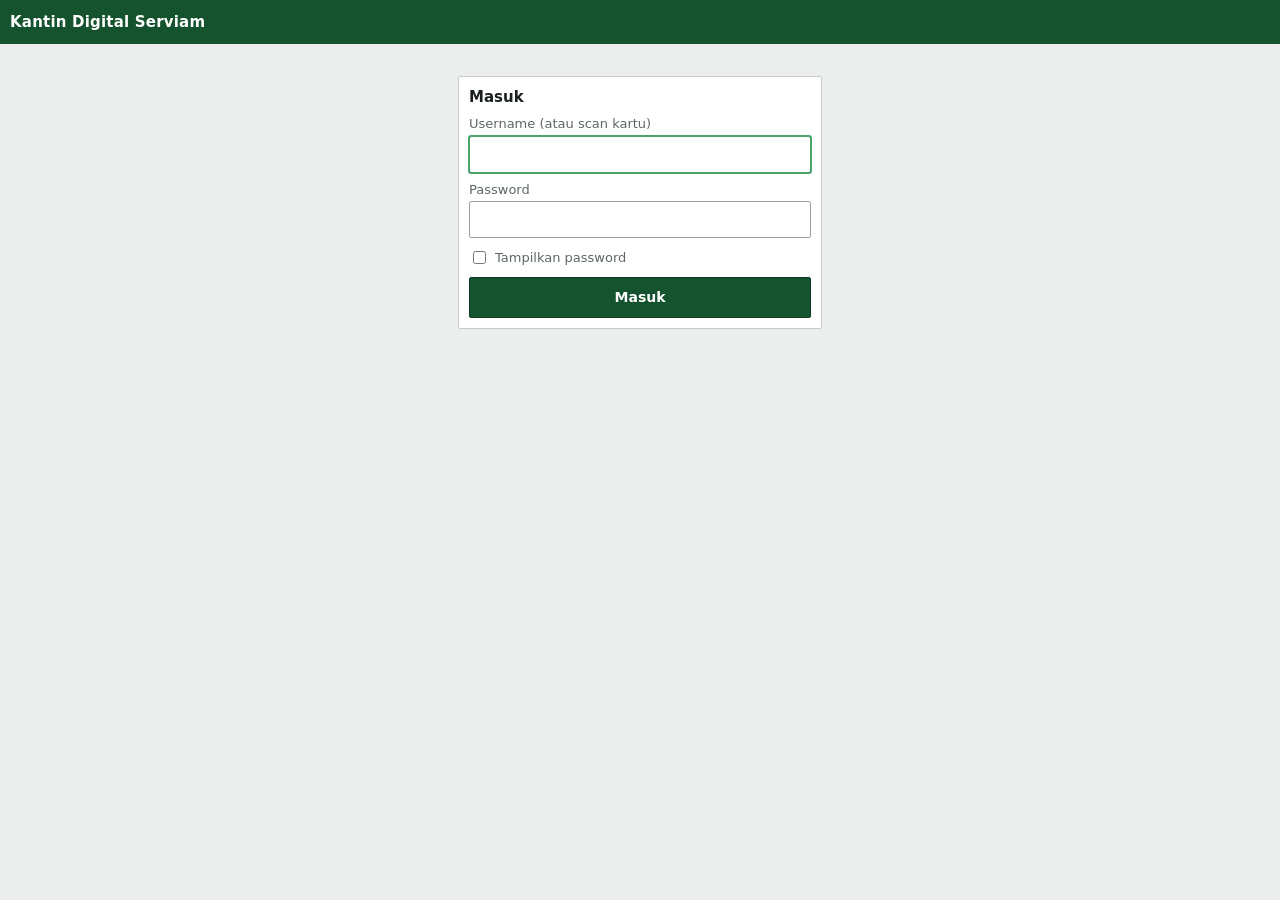
<file: frontend/kasir.html>
<!doctype html><html lang="id"><head><meta charset="utf-8"><meta name="viewport" content="width=device-width,initial-scale=1">
<title>Kasir</title><link rel="manifest" href="manifest.json"><link rel="apple-touch-icon" href="icons/icon-192.png"><meta name="theme-color" content="#14532d"><link rel="stylesheet" href="css/app.css"><script src="config.js"></script><script src="js/core.js"></script></head>
<body><header><img id="hdrLogo" class="hide" alt=""><b id="hdrName">Kasir</b><span class="who" id="clk"></span><button onclick="logout()">Keluar</button></header>
<nav id="tabs"><button data-t="jual" class="on">Penjualan</button><button data-t="antre">Antrean pre-order</button><button data-t="stok">Barang habis</button><button data-t="tutup">Tutup kasir</button></nav>
<main class="wide">
<section id="t-jual"><div class="pos">
 <div class="pos-l">
  <div class="scanbar"><label>SCAN KARTU PELANGGAN &nbsp;<kbd>F2</kbd></label><input type="text" id="scan" placeholder="Arahkan barcode scanner ke kartu…" autocomplete="off" inputmode="none"></div>
  <div class="toolbar"><input type="search" id="cari" placeholder="Cari barang…  (F3)"><button class="btn alt sm" id="bManual">Kartu lupa / manual</button><button class="btn alt sm hide" id="bLast">Batalkan transaksi terakhir</button></div>
  <div id="manual" class="card hide" style="margin-bottom:6px"><div class="warn" style="margin-top:0">Input manual dicatat di log. Pelanggan wajib memasukkan passwordnya.</div>
   <input type="search" id="cariM" placeholder="Nama atau username/NIS"><div id="hasilM"></div>
   <label style="display:flex;gap:8px;align-items:center"><input type="checkbox" id="susulan" style="width:auto"> Mode darurat (internet bermasalah, input susulan)</label></div>
  <div class="grid" id="grid"></div></div>
 <div class="pos-r">
  <div id="cust" class="cust hide"></div>
  <div class="card" style="padding:0"><div class="wrap" id="cart"></div></div>
  <div class="totbar"><span>TOTAL</span><b id="total">Rp0</b></div>
  <div class="pay"><button class="btn" id="bOk" disabled>KONFIRMASI <kbd>F8</kbd></button><button class="btn alt" id="bBatal">Batal <kbd>Esc</kbd></button></div>
 </div></div></section>
<section id="t-antre" class="hide"><input type="search" id="fa" placeholder="Cari nomor antrean atau nama"><div id="antre"></div></section>
<section id="t-stok" class="hide"><div id="stok"></div></section>
<section id="t-tutup" class="hide"><div class="card" style="max-width:420px"><button class="btn" id="bTutup">Lihat ringkasan shift saya</button><div id="ringkas"></div></div></section>
</main>
<dialog id="dPin"><h3 style="margin-top:0">Password pelanggan</h3><p class="mu" style="margin-top:0">Minta pelanggan mengetik passwordnya sendiri.</p><input type="password" id="pinIn" autocomplete="off"><button class="btn" id="bPinOk" style="margin-top:10px">Lanjut</button><button class="btn alt" id="bPinX" style="margin-top:6px">Batal</button></dialog>
<dialog id="dStruk"><div id="struk"></div><button class="btn" id="bCetak" style="margin-top:10px">Cetak Struk</button><button class="btn alt" id="bTutupS" style="margin-top:6px">Selesai</button></dialog>
<div id="toast"></div><script src="js/kasir.js"></script></body></html>
</file>
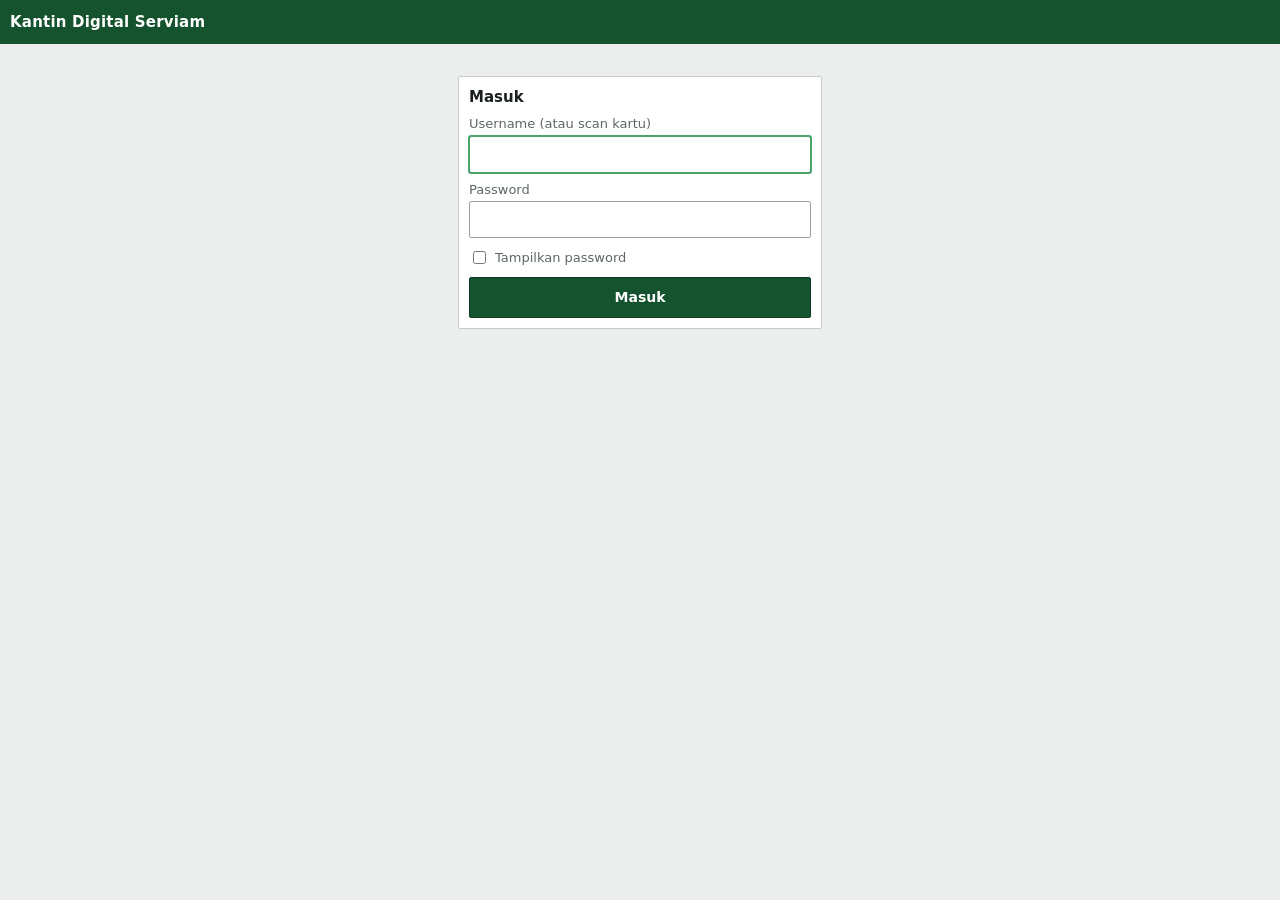
<file: frontend/kepala.html>
<!doctype html><html lang="id"><head><meta charset="utf-8"><meta name="viewport" content="width=device-width,initial-scale=1">
<title>Kepala Kantin</title><link rel="manifest" href="manifest.json"><link rel="apple-touch-icon" href="icons/icon-192.png"><meta name="theme-color" content="#14532d"><link rel="stylesheet" href="css/app.css"><script src="config.js"></script><script src="js/core.js"></script>
<style id="pg">@page{size:A4;margin:12mm}</style>
<style>label{display:block;margin:8px 0 3px;color:var(--mu);font-size:14px}select,textarea{width:100%;padding:12px;border:2px solid var(--bd);border-radius:2px;background:#fff;font:inherit}
table{width:100%;border-collapse:collapse;font-size:14px}th,td{padding:6px;border-bottom:1px solid var(--bd);text-align:left}td.n,th.n{text-align:right}.wrap{overflow-x:auto}
.kp{display:grid;grid-template-columns:repeat(auto-fit,minmax(160px,1fr));gap:8px;margin-bottom:10px}.kp .big{font-size:22px}
dialog.w{width:92vw;max-width:820px}#struk.wide{width:auto;font-family:system-ui,sans-serif;font-size:13px}@media print{#struk.wide{width:100%}}
.sw{display:inline-block;width:44px;height:44px;border-radius:2px;border:2px solid var(--bd);margin:3px;vertical-align:middle}
.prev{border-radius:2px;overflow:hidden;border:1px solid var(--bd);margin:8px 0}.prev .h{padding:10px;background:var(--g);color:var(--on);font-weight:700}.prev .b{padding:10px;background:var(--gl)}.prev .k{display:inline-block;padding:8px 14px;border-radius:2px;background:var(--g);color:var(--on)}
.chips button{margin:2px}h3{margin:14px 0 6px}</style></head>
<body><header><img id="hdrLogo" class="hide" alt=""><b id="hdrName">Kepala Kantin</b><button onclick="logout()">Keluar</button></header>
<nav id="tabs"><button data-t="dash" class="on">Dasbor</button><button data-t="akun">Akun</button><button data-t="lap">Laporan</button><button data-t="set">Pengaturan</button><button data-t="log">Log</button></nav>
<main>
<section id="t-dash"><div id="kp" class="kp"></div><div id="kor"></div><h3>Kejanggalan bulan ini (per kasir)</h3><div class="card wrap" id="ano"></div></section>
<section id="t-akun" class="hide"><div class="card"><div class="chips"><button class="btn sm" id="bAdd">+ Akun</button><button class="btn sm alt" id="bImp">Impor CSV</button><button class="btn sm alt" id="bNaik">Kenaikan kelas</button></div>
 <input type="search" id="uq" placeholder="Cari nama atau username" style="margin-top:6px"><div class="row" style="border:0"><select id="up" style="width:49%"><option value="">Semua peran</option><option>siswa</option><option>guru</option><option>wali</option><option>kasir</option><option>bendahara</option><option>pencatat</option><option>kepala</option></select><select id="us" style="width:49%"><option value="">Semua status</option><option>Aktif</option><option>Nonaktif</option><option>Lulus</option></select></div></div>
 <div id="ul"></div><div class="row" style="border:0"><button class="btn sm alt" id="uPrev">‹ Sebelumnya</button><span id="uPg" class="mu"></span><button class="btn sm alt" id="uNext">Berikutnya ›</button></div></section>
<section id="t-lap" class="hide"><div class="card"><div class="chips"><button class="btn alt sm" data-p="h">Hari ini</button><button class="btn alt sm" data-p="m">7 hari</button><button class="btn alt sm" data-p="b">Bulan ini</button></div>
 <div class="row" style="border:0"><input type="date" id="ld" style="width:48%"><input type="date" id="ls" style="width:48%"></div><button class="btn" id="bLap" style="margin-top:8px">Buat laporan</button></div><div id="lap"></div>
 <div class="card" style="margin-top:10px"><h3 style="margin-top:0">Riwayat transaksi pelanggan</h3><input type="search" id="cq" placeholder="Cari nama atau username"><div id="ch"></div><div id="chr"></div></div></section>
<section id="t-set" class="hide"><div class="card" id="setBox"></div>
 <div class="card" style="margin-top:10px"><h3 style="margin-top:0">Pengarsipan semester</h3><p class="mu">Memindahkan transaksi lama ke Spreadsheet arsip di Drive agar aplikasi tetap cepat. Saldo siswa dan pengecekan kas tidak berubah. Syarat: kas cocok dan semua kewajiban pemasok sudah dibayar. Backup dibuat otomatis sebelum arsip.</p>
 <label>Arsipkan semua transaksi sebelum tanggal</label><input type="date" id="arD"><button class="btn" id="bArsip" style="margin-top:8px">Arsipkan</button><div id="arR"></div></div></section>
<section id="t-log" class="hide"><div class="card wrap"><table id="logT"></table></div><button class="btn alt" id="logMore" style="margin-top:8px">Muat lagi</button></section>
</main>
<dialog id="dU"><div id="dUb"></div><button class="btn alt" id="dUx" style="margin-top:10px">Tutup</button></dialog>
<dialog id="dA"><h3 style="margin-top:0">Akun baru</h3><label>Username (boleh NIS/NIP atau nama)</label><input type="text" id="an" autocapitalize="none"><label>Password (kosongkan = dibuat acak)</label><input type="text" id="aw" placeholder="minimal 4 karakter"><label>Nama</label><input type="text" id="am"><label>Peran</label><select id="ap"><option>siswa</option><option>guru</option><option>wali</option><option>kasir</option><option>bendahara</option><option>pencatat</option><option>kepala</option></select>
 <label>Kelas (siswa)</label><input type="text" id="ak"><label>Email (wali, opsional)</label><input type="text" id="ae"><label>Kode kartu (opsional)</label><input type="text" id="ac"><button class="btn" id="aS" style="margin-top:10px">Buat akun</button><div id="aR"></div><button class="btn alt" id="aX" style="margin-top:8px">Tutup</button></dialog>
<dialog id="dI" class="w"><h3 style="margin-top:0">Impor akun dari CSV</h3><p class="mu">Kolom: username, nama, peran, kelas, email, kartu, password (kolom terakhir opsional; kosong = acak). Baris pertama boleh judul.</p><input type="file" id="iF" accept=".csv,text/csv"><div id="iP" class="mu"></div>
 <button class="btn" id="iS" style="margin-top:8px" disabled>Mulai impor</button><div id="iR" class="wrap"></div><button class="btn alt" id="iDl" style="margin-top:8px;display:none">Unduh daftar password awal (CSV)</button><button class="btn alt" id="iX" style="margin-top:8px">Tutup</button></dialog>
<dialog id="dN"><h3 style="margin-top:0">Kenaikan kelas</h3><label>Pemetaan kelas (satu per baris, contoh: X=XI)</label><textarea id="nm" rows="4"></textarea><label>Kelas yang lulus (pisahkan koma)</label><input type="text" id="nl" placeholder="XII">
 <p class="mu">Siswa lulus dinonaktifkan. Saldo tersisa dikembalikan lewat Bendahara.</p><button class="btn" id="nS">Jalankan</button><button class="btn alt" id="nX" style="margin-top:8px">Batal</button></dialog>
<dialog id="dStruk"><div id="struk"></div><button class="btn" id="bCetak" style="margin-top:10px">Cetak / PDF</button><button class="btn alt" id="bCsv" style="margin-top:8px">Unduh CSV</button><button class="btn alt" id="bTutupS" style="margin-top:8px">Tutup</button></dialog>
<div id="toast"></div><script src="js/kepala.js"></script></body></html>
</file>
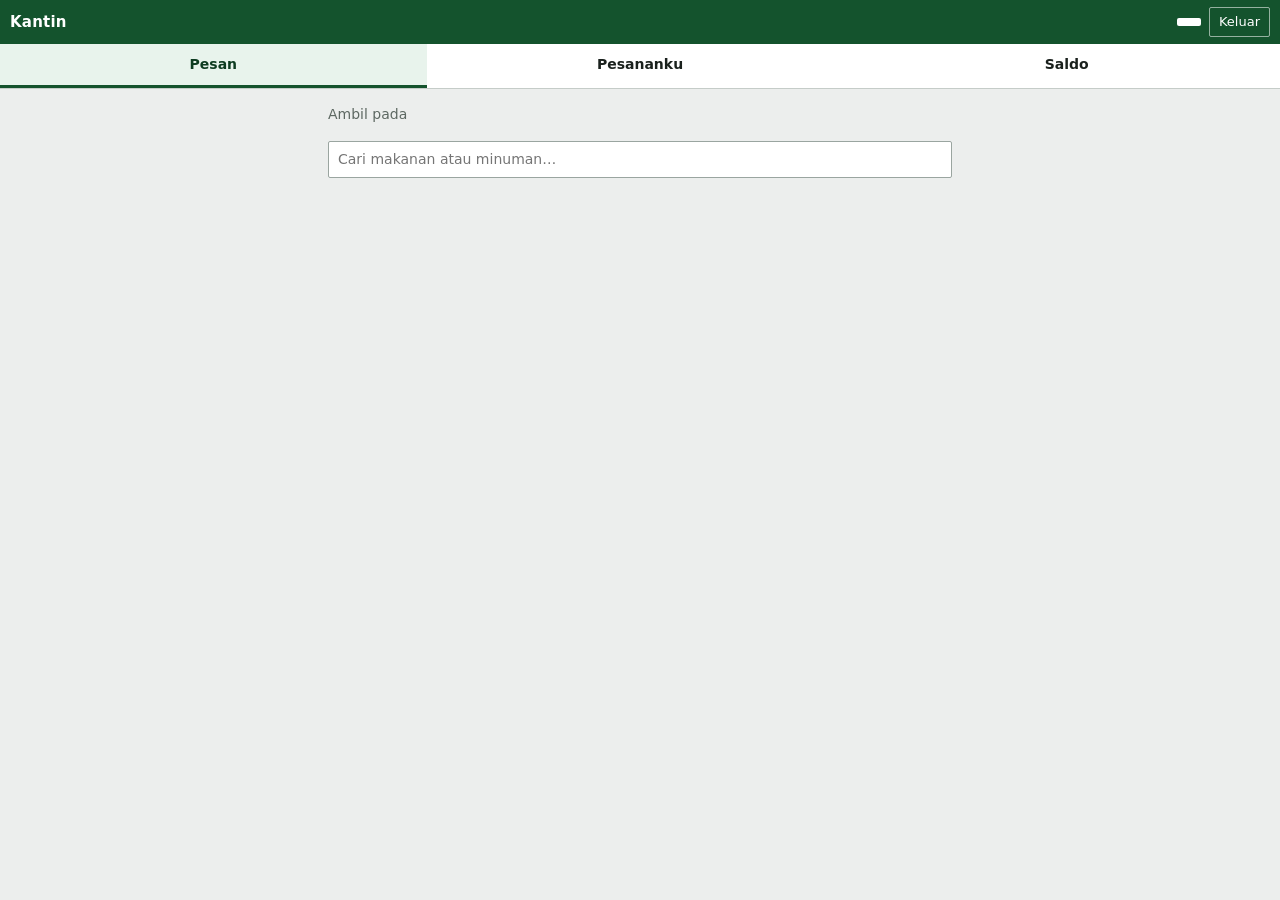
<file: frontend/pelanggan.html>
<!doctype html><html lang="id"><head><meta charset="utf-8"><meta name="viewport" content="width=device-width,initial-scale=1">
<title>Kantin</title><link rel="manifest" href="manifest.json"><link rel="apple-touch-icon" href="icons/icon-192.png"><meta name="theme-color" content="#14532d"><link rel="stylesheet" href="css/app.css"><script src="config.js"></script><script src="js/core.js"></script>
<style>main{max-width:640px;padding-bottom:90px}label{display:block;margin:8px 0 3px;color:var(--mu);font-size:14px}
.chips{display:flex;gap:6px;overflow-x:auto;padding:4px 0}.chips button{flex:none;padding:9px 14px;border:1px solid var(--bd);border-radius:2px;background:#fff;font-size:15px}.chips button.on{background:var(--g);color:var(--on);border-color:var(--g)}.chips button:disabled{opacity:.4}
.sal{background:var(--on);color:var(--g);border-radius:2px;padding:4px 12px;font-weight:700;font-size:14px}
.bar{position:fixed;left:0;right:0;bottom:0;padding:10px;background:#fff;border-top:1px solid var(--bd);z-index:6}
.qn{display:flex;align-items:center;gap:6px;margin-top:6px}.qn button{width:34px;height:34px;border:1px solid var(--bd);border-radius:2px;background:#fff;font-size:18px}
.siap{border:2px solid var(--ok);background:#ecfdf3}.ant{font-size:34px;font-weight:800;color:var(--g)}</style></head>
<body><header><img id="hdrLogo" class="hide" alt=""><b id="hdrName">Kantin</b><span class="sal" id="saldoH"></span><button onclick="logout()">Keluar</button></header>
<nav id="tabs"><button data-t="pesan" class="on">Pesan</button><button data-t="pes">Pesananku</button><button data-t="saldo">Saldo</button></nav>
<main>
<section id="t-pesan"><div id="info"></div><label>Ambil pada</label><div class="chips" id="dates"></div>
 <input type="search" id="cari" placeholder="Cari makanan atau minuman…" style="margin-top:6px"><div class="chips" id="cats"></div><div class="grid" id="grid"></div></section>
<section id="t-pes" class="hide"><div id="pesL"></div><button class="btn alt hide" id="pesMore" style="margin-top:8px">Muat lagi</button></section>
<section id="t-saldo" class="hide"><div class="card"><div class="mu">Sisa saldo</div><div class="big" id="saldoB"></div><div id="saldoW"></div><p class="mu">Isi saldo dengan menyerahkan uang tunai ke bendahara.</p></div>
 <h3>Riwayat deposit</h3><div id="depL"></div></section>
</main>
<div class="bar hide" id="bar"><button class="btn" id="bCart"></button></div>
<dialog id="dC"><h3 style="margin-top:0">Pesananmu</h3><div id="cl"></div><div class="row"><b>Total</b><span class="big" id="ct"></span></div><div class="mu" id="cs"></div>
 <button class="btn" id="bOk" style="margin-top:10px">Pesan sekarang</button><button class="btn alt" id="bBack" style="margin-top:8px">Kembali</button></dialog>
<dialog id="dD"><div id="dDb" style="text-align:center"></div><button class="btn" id="bDone" style="margin-top:10px">Selesai</button></dialog>
<div id="toast"></div><script src="js/pelanggan.js"></script></body></html>
</file>
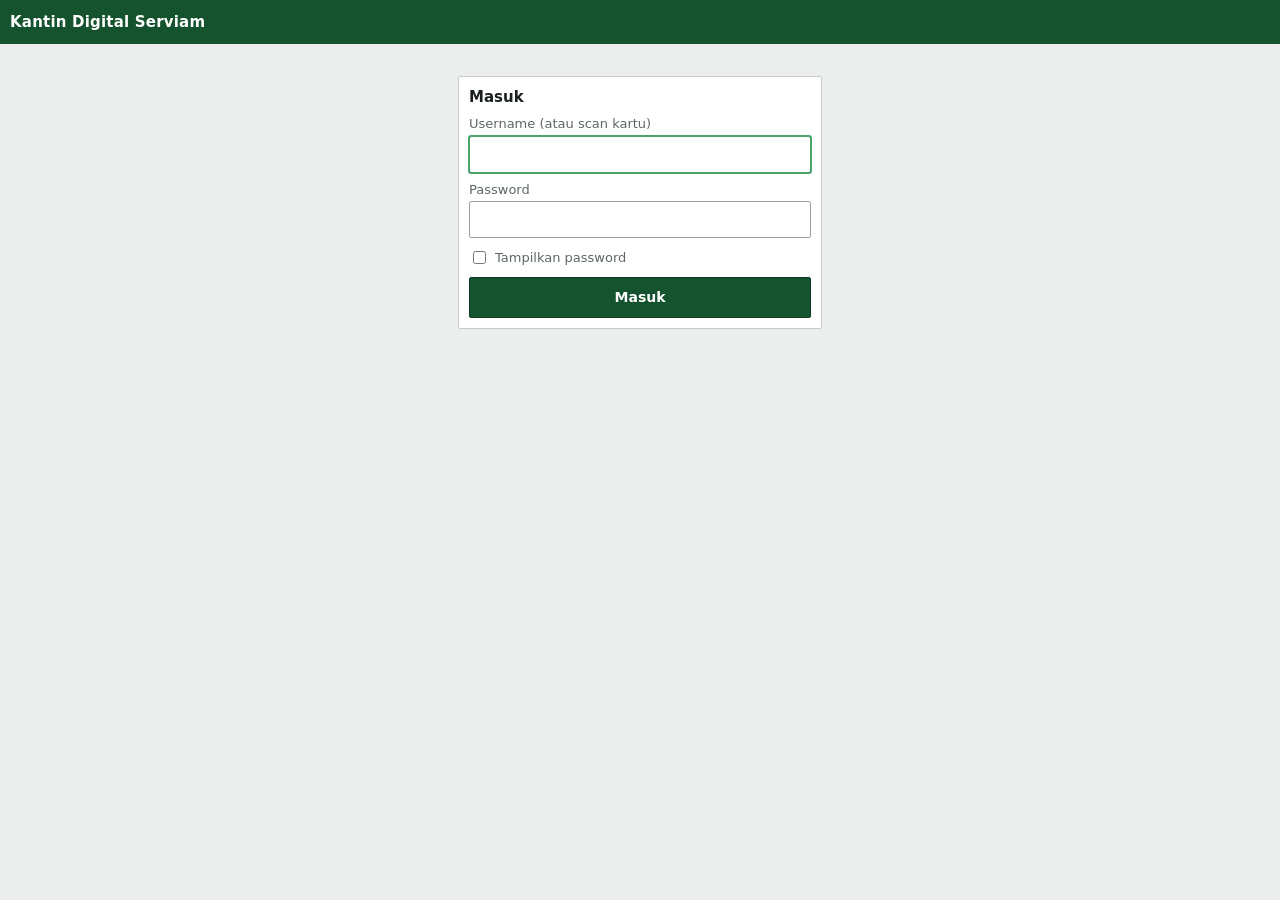
<file: frontend/pencatat.html>
<!doctype html><html lang="id"><head><meta charset="utf-8"><meta name="viewport" content="width=device-width,initial-scale=1">
<title>Pencatatan Barang</title><link rel="manifest" href="manifest.json"><link rel="apple-touch-icon" href="icons/icon-192.png"><meta name="theme-color" content="#14532d"><link rel="stylesheet" href="css/app.css"><script src="config.js"></script><script src="js/core.js"></script>
<style>main{max-width:640px}label{display:block;margin:8px 0 3px;color:var(--mu);font-size:14px}select{width:100%;padding:13px;border:2px solid var(--bd);border-radius:2px;background:#fff}
.ck{display:flex;align-items:center;gap:12px;padding:12px;background:#fff;border:1px solid var(--bd);border-radius:2px;margin-top:6px;font-size:17px}
.ck input{width:26px;height:26px}.qty{width:90px!important;text-align:center}.low{background:#fff4e5;border:1px solid #f3c27a;border-radius:2px;padding:8px;margin-bottom:8px}</style></head>
<body><header><img id="hdrLogo" class="hide" alt=""><b id="hdrName">Pencatatan</b><button onclick="logout()">Keluar</button></header>
<nav id="tabs"><button data-t="hari" class="on">Hari ini</button><button data-t="masuk">Masuk</button><button data-t="order">Pesan</button><button data-t="barang">Barang</button><button data-t="pem">Pemasok</button><button data-t="retur">Retur</button></nav>
<main>
<section id="t-hari"><div id="low"></div><input type="search" id="fh" placeholder="Cari barang…"><div id="hari"></div>
 <button class="btn" id="bHari" style="margin-top:10px;position:sticky;bottom:8px">Simpan barang dijual hari ini</button>
 <div class="card" style="margin-top:14px"><h3 style="margin-top:0">Hari libur / kantin tutup</h3><input type="date" id="lt"><input type="text" id="lk" placeholder="Keterangan (libur, ujian…)" style="margin-top:6px">
 <select id="lp" style="margin-top:6px"><option value="Ya">Pre-order ditutup</option><option value="Tidak">Pre-order tetap dibuka</option></select><button class="btn" id="bLibur" style="margin-top:8px">Tambah jadwal</button><div id="liburList"></div></div></section>
<section id="t-masuk" class="hide"><div class="card"><label>Pemasok</label><select id="mp"></select><label>Tanggal</label><input type="date" id="mt"></div>
 <input type="search" id="fm" placeholder="Cari barang pemasok ini…" style="margin-top:8px"><div id="masuk"></div><button class="btn" id="bMasuk" style="margin-top:10px;position:sticky;bottom:8px">Simpan barang masuk</button></section>
<section id="t-order" class="hide"><div class="card"><h3 style="margin-top:0" id="poT">Pesanan baru ke pemasok</h3><label>Pemasok</label><select id="poP"></select>
 <button class="btn alt sm" id="bPoSug" style="margin-top:8px">Isi dari stok menipis</button><input type="search" id="poF" placeholder="Cari barang…" style="margin-top:8px"><div id="poItems"></div>
 <button class="btn" id="bPoSave" style="margin-top:10px">Simpan sebagai Draft</button><button class="btn alt hide" id="bPoX" style="margin-top:8px">Batal ubah</button></div><h3>Daftar pesanan</h3><div id="poList"></div></section>
<section id="t-barang" class="hide"><div class="row" style="border:0"><input type="search" id="fb" placeholder="Cari barang…"><button class="btn sm" id="bNewB" style="margin-left:8px;white-space:nowrap">+ Baru</button></div><div id="barang"></div></section>
<section id="t-pem" class="hide"><button class="btn" id="bNewP">+ Pemasok baru</button><div id="pemList"></div></section>
<section id="t-retur" class="hide"><div class="card"><h3 style="margin-top:0">Retur / barang hilang</h3><label>Barang</label><select id="rb"></select><label>Jenis</label>
 <select id="rj"><option value="retur_belum_terjual">Retur sisa (belum terjual)</option><option value="retur_terjual">Retur barang sudah terjual (cacat)</option><option value="hilang">Hilang / rusak / kedaluwarsa</option></select>
 <div id="rpWrap" class="hide"><label>Ditanggung</label><select id="rpt"><option value="Kopsis">Kopsis (tetap dibayar ke pemasok)</option><option value="Pemasok">Pemasok</option></select></div>
 <label>Jumlah</label><input type="number" id="rq" inputmode="numeric"><label>Alasan</label><input type="text" id="ra"><button class="btn" id="bRetur" style="margin-top:8px">Simpan</button></div>
 <div class="card" style="margin-top:10px"><h3 style="margin-top:0">Opname stok</h3><label>Barang</label><select id="ob"></select><div id="oInfo" class="mu"></div><label>Hasil hitung fisik</label><input type="number" id="oq" inputmode="numeric">
 <label>Jika kurang, ditanggung</label><select id="op"><option value="Kopsis">Kopsis</option><option value="Pemasok">Pemasok</option></select><label>Alasan</label><input type="text" id="oa" placeholder="hilang / rusak / kedaluwarsa"><button class="btn" id="bOpn" style="margin-top:8px">Catat selisih</button></div></section>
</main>
<dialog id="dB"><h3 id="dBt" style="margin-top:0">Barang</h3><label>Nama</label><input type="text" id="bn"><label>Kategori</label><input type="text" id="bk"><label>Pemasok</label><select id="bp"></select>
 <label>Harga titip</label><input type="number" id="bt" inputmode="numeric"><label>Harga jual</label><input type="number" id="bj" inputmode="numeric"><div id="bw" class="warn hide">Harga jual di bawah harga titip!</div>
 <label>Satuan</label><input type="text" id="bs" value="pcs"><label>Stok minimum</label><input type="number" id="bm" inputmode="numeric" value="5"><label>Status</label><select id="bst"><option>Aktif</option><option>Nonaktif</option></select>
 <label>Foto (opsional)</label><img id="bfp" class="hide" alt="" style="width:100%;max-height:140px;object-fit:cover;border-radius:2px"><input type="file" id="bf" accept="image/*">
 <button class="btn" id="bSave" style="margin-top:10px">Simpan</button><button class="btn alt" id="bX" style="margin-top:8px">Batal</button></dialog>
<dialog id="dP"><h3 style="margin-top:0">Pemasok</h3><label>Nama</label><input type="text" id="pn"><label>Nomor WhatsApp</label><input type="text" id="pw" inputmode="tel" placeholder="628…"><label>Alamat (opsional)</label><input type="text" id="pa"><label>Catatan</label><input type="text" id="pc">
 <button class="btn" id="pSave" style="margin-top:10px">Simpan</button><button class="btn alt" id="pX" style="margin-top:8px">Batal</button></dialog>
<dialog id="dRec"><h3 style="margin-top:0">Terima barang</h3><div id="recL"></div><button class="btn" id="recOk" style="margin-top:10px">Simpan penerimaan</button><button class="btn alt" id="recX" style="margin-top:8px">Batal</button></dialog>
<dialog id="dR"><h3 style="margin-top:0">Barang masuk tersimpan</h3><pre id="rTxt" style="white-space:pre-wrap;font:inherit"></pre><button class="btn" id="rShare">Bagikan / Salin</button><button class="btn alt" id="rX" style="margin-top:8px">Tutup</button></dialog>
<div id="toast"></div><script src="js/pencatat.js"></script></body></html>
</file>
<file: css/app.css>
/* Kantin Digital Serviam - tampilan formal: menu samping, kartu bersih, tombol selalu terbaca */
:root{--g:#14532d;--gd:#0d3b20;--gl:#e8f3ec;--ga:#4ca46d;--on:#fff;--bg:#f2f4f3;--sf:#fff;--tx:#1b231e;--mu:#65716a;--bd:#d9dfdb;--er:#b42318;--ok:#067647;--wr:#b54708;--r:10px;--sh:0 1px 2px rgba(16,24,20,.06),0 4px 14px rgba(16,24,20,.05)}
*{box-sizing:border-box}html{-webkit-text-size-adjust:100%}
body{margin:0;font:14.5px/1.45 "Segoe UI",system-ui,-apple-system,Roboto,"Helvetica Neue",Arial,sans-serif;background:var(--bg);color:var(--tx)}
button,input,select,textarea{font:inherit}
button{color:var(--tx)}
h1,h2,h3,h4{margin:0}h3{font-size:16px;margin:14px 0 8px;color:var(--tx)}h4{font-size:14px;margin:12px 0 6px;color:var(--gd)}
a{color:var(--g)}
.hide{display:none!important}.mu{color:var(--mu)}.big{font-size:22px;font-weight:700;letter-spacing:-.2px}.n{text-align:right}

/* ===== kerangka: menu samping + isi ===== */
.app{display:flex;min-height:100vh}
.side{width:262px;flex:none;background:var(--gd);color:#fff;display:flex;flex-direction:column;position:sticky;top:0;height:100vh;z-index:30}
.brand{display:flex;gap:12px;align-items:center;padding:20px 18px 16px;border-bottom:1px solid rgba(255,255,255,.12)}
.brand img{width:46px;height:46px;object-fit:contain;background:#fff;border-radius:10px;padding:3px;flex:none}
.brand .bt{min-width:0}.brand b{display:block;font-size:15px;line-height:1.2;color:#fff;overflow-wrap:anywhere}
.brand small{display:block;margin-top:3px;font-size:12px;color:rgba(255,255,255,.72);line-height:1.25}
#tabs{flex:1;overflow-y:auto;padding:10px 12px 12px}
.gh{margin:14px 10px 6px;font-size:11px;letter-spacing:1.1px;text-transform:uppercase;color:rgba(255,255,255,.55);font-weight:700}
#tabs button,#tabs a.mi{display:flex;align-items:center;gap:11px;width:100%;margin:2px 0;padding:10px 12px;border:0;border-radius:9px;background:transparent;color:rgba(255,255,255,.9);font-size:14px;font-weight:500;text-align:left;text-decoration:none;cursor:pointer;position:relative}
#tabs button *,#tabs a.mi *{pointer-events:none}
#tabs button:hover,#tabs a.mi:hover{background:rgba(255,255,255,.1);color:#fff}
#tabs button.on{background:rgba(255,255,255,.17);color:#fff;font-weight:700}
#tabs button.on::before{content:"";position:absolute;left:-12px;top:9px;bottom:9px;width:4px;border-radius:0 4px 4px 0;background:#fff}
.ic{width:19px;height:19px;flex:none;fill:none;stroke:currentColor;stroke-width:1.9;stroke-linecap:round;stroke-linejoin:round}
.me{padding:12px 14px 14px;border-top:1px solid rgba(255,255,255,.12)}
.me .who{display:flex;gap:10px;align-items:center;margin-bottom:10px}
.av{width:36px;height:36px;border-radius:50%;background:rgba(255,255,255,.18);display:flex;align-items:center;justify-content:center;font-weight:700;color:#fff;flex:none}
.me .nm{font-weight:700;font-size:13.5px;color:#fff;line-height:1.2;overflow-wrap:anywhere}.me .rl{font-size:12px;color:rgba(255,255,255,.7)}
.me .ac{display:flex;gap:6px}
.me .ac button{flex:1;padding:8px 6px;border:1px solid rgba(255,255,255,.4);border-radius:8px;background:transparent;color:#fff;font-size:12.5px;cursor:pointer}
.me .ac button:hover{background:rgba(255,255,255,.14)}
.me .ver{margin-top:8px;font-size:11px;color:rgba(255,255,255,.45)}
.content{flex:1;min-width:0;display:flex;flex-direction:column}
.top{position:sticky;top:0;z-index:20;height:58px;display:flex;align-items:center;gap:12px;padding:0 22px;background:var(--sf);border-bottom:1px solid var(--bd)}
.top h1{font-size:18px;font-weight:700;flex:1;white-space:nowrap;overflow:hidden;text-overflow:ellipsis}
.top .clk{color:var(--mu);font-size:13px;white-space:nowrap}
.sal{background:var(--gl);color:var(--gd);border:1px solid #b6d3c0;border-radius:20px;padding:5px 14px;font-weight:700;font-size:14px;white-space:nowrap}
#mb{display:none;width:40px;height:40px;border:1px solid var(--bd);border-radius:8px;background:#fff;cursor:pointer;align-items:center;justify-content:center;padding:0}
#mb .ic{stroke:var(--tx)}
.scrim{display:none;position:fixed;inset:0;background:rgba(0,0,0,.45);z-index:25}
main{padding:20px 22px 28px;max-width:1280px;width:100%;margin:0 auto}main.wide{max-width:1640px}
[data-page=pencatat] main{max-width:980px}[data-page=pelanggan] main{max-width:820px;padding-bottom:96px}[data-page=wali] main{max-width:820px}
@media(max-width:900px){
  .side{position:fixed;left:0;top:0;transform:translateX(-102%);transition:transform .2s;box-shadow:0 0 30px rgba(0,0,0,.35)}
  body.mo .side{transform:none}body.mo .scrim{display:block}
  #mb{display:flex}.top{padding:0 12px}main{padding:12px 12px 24px}
}

/* ===== kartu, bentuk, tabel ===== */
.card{background:var(--sf);border:1px solid var(--bd);border-radius:var(--r);padding:16px;box-shadow:var(--sh)}
.cols{display:grid;gap:12px}@media(min-width:900px){.cols{grid-template-columns:1.4fr 1fr}}
label{display:block;margin:12px 0 5px;color:var(--mu);font-size:13px;font-weight:600}
input[type=text],input[type=password],input[type=number],input[type=search],input[type=date],input[type=time],input[type=email],input[type=tel],select,textarea{width:100%;padding:10px 12px;border:1px solid #b9c3be;border-radius:8px;background:#fff;color:var(--tx);min-height:42px}
input[type=file]{width:100%;padding:8px;border:1px dashed #b9c3be;border-radius:8px;background:#fafbfa}
input:focus,select:focus,textarea:focus{outline:3px solid rgba(76,164,109,.35);outline-offset:0;border-color:var(--g)}
input[type=checkbox],input[type=radio]{width:auto;min-height:0;accent-color:var(--g)}
.btn{display:block;width:100%;padding:10px 16px;border:1px solid var(--g);border-radius:8px;background:var(--g);color:var(--on);font-weight:600;font-size:14px;cursor:pointer;text-align:center;text-decoration:none;line-height:1.3}
.btn:hover{background:var(--gd);border-color:var(--gd);color:var(--on)}
.btn.alt{background:#fff;color:var(--gd);border:1px solid var(--g)}.btn.alt:hover{background:var(--gl);color:var(--gd)}
.btn.red{background:var(--er);border-color:var(--er);color:#fff}.btn.red:hover{background:#8f1a11;color:#fff}
.btn.redo{background:#fff;color:var(--er);border:1px solid var(--er)}.btn.redo:hover{background:#fdecea;color:var(--er)}
.btn:disabled{opacity:.45;cursor:not-allowed}
.btn.sm{width:auto;display:inline-block;padding:7px 13px;font-size:13px}
.row{display:flex;justify-content:space-between;align-items:center;gap:10px;padding:7px 0;border-bottom:1px solid #e6eae8}
.row:last-child{border-bottom:0}
.warn{background:#fff8e8;border:1px solid #ecc979;border-left:4px solid var(--wr);border-radius:8px;padding:9px 12px;margin:8px 0}
.cust{background:var(--gl);border:1px solid #b6d3c0;border-left:5px solid var(--g);border-radius:8px;padding:10px 14px;margin:0 0 10px}
.tag{display:inline-block;padding:2px 9px;border-radius:20px;background:var(--gl);color:var(--gd);font-size:12px;font-weight:700;border:1px solid #b6d3c0}
.bdg{display:inline-flex;align-items:center;gap:4px;padding:2px 9px;border-radius:20px;font-size:12px;font-weight:600;white-space:nowrap;border:1px solid transparent}
.bdg.ok{background:#e7f6ee;color:#067647;border-color:#b5e2c8}.bdg.wr{background:#fff3e0;color:#b54708;border-color:#f3cf9a}.bdg.er{background:#fdecea;color:#b42318;border-color:#f4b9b3}.bdg.mu{background:#eef1ef;color:#55615a;border-color:#d4dad6}
table{width:100%;border-collapse:collapse;font-size:13.5px}
th,td{padding:9px 10px;border-bottom:1px solid #e3e8e5;text-align:left;vertical-align:middle}
th{background:#f4f7f5;color:#3d4a43;font-weight:700;font-size:12.5px;white-space:nowrap}
tbody tr:hover{background:#f8faf9}
td.n,th.n{text-align:right}.wrap{overflow-x:auto}
.tbl{border:1px solid var(--bd);border-radius:var(--r);overflow:hidden;background:#fff}
.tbl table{margin:0}.tbl tr:last-child td{border-bottom:0}
.chips{display:flex;gap:6px;overflow-x:auto;padding:3px 0;flex-wrap:wrap}
.chips button:not(.btn){flex:none;padding:7px 14px;border:1px solid #b9c3be;border-radius:20px;background:#fff;color:var(--tx);font-size:13px;cursor:pointer}
.chips button:not(.btn):hover{background:var(--gl);border-color:var(--g)}
.chips button:not(.btn).on{background:var(--g);color:var(--on);border-color:var(--g)}.chips button:disabled{opacity:.4}
.seg{display:inline-flex;border:1px solid #b9c3be;border-radius:9px;overflow:hidden;background:#fff;flex-wrap:wrap}
.seg button{padding:8px 15px;border:0;border-right:1px solid #d3dad6;background:#fff;color:var(--tx);font-size:13px;cursor:pointer}
.seg button:last-child{border-right:0}.seg button:hover{background:var(--gl)}.seg button.on{background:var(--g);color:var(--on);font-weight:700}
.seg .ct{opacity:.7;font-size:11.5px;margin-left:5px}
.kp{display:grid;grid-template-columns:repeat(auto-fit,minmax(190px,1fr));gap:12px;margin-bottom:14px}
.kp .card{padding:14px 16px}.kp .card .mu{font-size:12.5px;font-weight:600}.kp .big{margin-top:4px}
.sw{display:inline-block;width:42px;height:42px;border-radius:10px;border:2px solid var(--bd);margin:3px;vertical-align:middle;cursor:pointer}
.prev{border-radius:10px;overflow:hidden;border:1px solid var(--bd);margin:10px 0}.prev .h{padding:11px 14px;background:var(--g);color:var(--on);font-weight:700}.prev .b{padding:12px 14px;background:var(--gl)}.prev .k{display:inline-block;padding:8px 14px;border-radius:8px;background:var(--g);color:var(--on)}
dialog{border:0;border-radius:14px;padding:22px;max-width:94vw;width:440px;box-shadow:0 20px 60px rgba(0,0,0,.35);color:var(--tx)}
dialog::backdrop{background:rgba(10,20,15,.55)}dialog.w{width:94vw;max-width:880px}dialog.xl{width:96vw;max-width:1000px}
dialog h3:first-child{margin-top:0}
#toast{position:fixed;left:50%;transform:translateX(-50%);bottom:18px;max-width:92vw;padding:11px 20px;color:#fff;background:var(--ok);display:none;z-index:99;text-align:center;font-weight:600;border-radius:10px;box-shadow:0 6px 24px rgba(0,0,0,.3)}
#toast.er{background:var(--er)}
kbd{font:11px ui-monospace,Consolas,monospace;background:#eef1ef;border:1px solid #c3ccc7;border-radius:4px;padding:0 5px;color:var(--mu)}

/* ===== kasir ===== */
.grid{display:grid;grid-template-columns:repeat(auto-fill,minmax(128px,1fr));gap:8px;margin-top:8px}
.item{position:relative;text-align:left;background:#fff;border:1px solid var(--bd);border-radius:10px;padding:9px 10px;min-height:76px;cursor:pointer;user-select:none;box-shadow:var(--sh)}
.item:hover{background:var(--gl);border-color:var(--g)}.item:active{background:#d3e8da}
.item b{display:block;font-size:13px;line-height:1.25;padding-right:14px}.item span{font-weight:700;color:var(--gd)}.item small{color:var(--mu)}.item.off{opacity:.5}
.item .star{position:absolute;top:2px;right:3px;font-size:16px;color:#b88a00;background:none;border:0;padding:2px;cursor:pointer}
.q button{width:30px;height:30px;border:1px solid #9aa5a0;border-radius:8px;background:#fff;color:var(--tx);font-size:16px;cursor:pointer;padding:0}
.pos{display:grid;gap:14px}@media(min-width:1000px){.pos{grid-template-columns:minmax(0,1.5fr) minmax(360px,1fr);align-items:start}.pos-r{position:sticky;top:76px}}
.scanbar{background:var(--gd);color:#fff;padding:12px 14px;border-radius:var(--r)}.scanbar label{color:#cfe3d6;margin:0 0 5px;font-weight:700;letter-spacing:.5px;font-size:12px}
.scanbar input{font-size:20px;padding:11px;border:2px solid #fff;font-family:ui-monospace,Consolas,monospace}
.toolbar{display:flex;gap:8px;margin:10px 0;align-items:center;flex-wrap:wrap}.toolbar input{flex:1;min-width:160px}
.rc td,.rc th{padding:7px 8px}.rc td.q1{white-space:nowrap}.rc .nm{font-weight:600}.rc .em{color:var(--mu);text-align:center;padding:26px}
.totbar{background:var(--gd);color:#fff;display:flex;justify-content:space-between;align-items:center;padding:12px 16px;margin-top:10px;border-radius:var(--r)}
.totbar span{font-size:14px;letter-spacing:1px;font-weight:700}.totbar b{font-size:34px;font-family:ui-monospace,Consolas,monospace;font-weight:700}
.pay{display:grid;grid-template-columns:2fr 1fr;gap:8px;margin-top:8px}.pay .btn{padding:15px 10px;font-size:16px}
.hasil{background:#ecfdf3;border:1px solid #a6e0bf;border-left:5px solid var(--ok);border-radius:10px;padding:12px 14px;margin:0 0 10px}
.pinbox{margin:0 0 10px;background:#fff;border:1px solid var(--bd);border-left:5px solid var(--er);border-radius:10px;padding:10px 14px}
.busy{opacity:.6;pointer-events:none}
/* ===== pencatat / pelanggan / wali ===== */
.ck{display:flex;align-items:center;gap:12px;padding:12px 14px;background:#fff;border:1px solid var(--bd);border-radius:10px;margin-top:8px;font-size:16px}
.ck input{width:24px;height:24px}.qty{width:96px!important;text-align:center}.low{background:#fff4e5;border:1px solid #f3c27a;border-radius:10px;padding:10px;margin-bottom:10px}
.bar{position:fixed;left:0;right:0;bottom:0;padding:12px 16px;background:#fff;border-top:1px solid var(--bd);z-index:15}
@media(min-width:901px){.bar{left:262px}}
.qn{display:flex;align-items:center;gap:8px;margin-top:8px}.qn button{width:36px;height:36px;border:1px solid var(--bd);border-radius:8px;background:#fff;color:var(--tx);font-size:18px;cursor:pointer}
.siap{border:2px solid var(--ok);background:#ecfdf3}.ant{font-size:34px;font-weight:800;color:var(--g)}
.tabs-h{display:flex;gap:6px;overflow-x:auto;margin:12px 0;padding-bottom:2px}
.tabs-h button{flex:none;padding:9px 16px;border:1px solid var(--bd);border-radius:20px;background:#fff;color:var(--tx);font-size:14px;cursor:pointer}
.tabs-h button.on{background:var(--g);color:var(--on);border-color:var(--g);font-weight:700}
/* ===== akun, wizard, hak akses ===== */
.tiles{display:grid;grid-template-columns:repeat(auto-fit,minmax(150px,1fr));gap:10px}
.tile{display:block;width:100%;text-align:left;padding:14px;border:1.5px solid var(--bd);border-radius:12px;background:#fff;color:var(--tx);cursor:pointer}
.tile:hover{border-color:var(--g);background:var(--gl)}.tile.on{border-color:var(--g);background:var(--gl);box-shadow:inset 0 0 0 1px var(--g)}
.tile b{display:block;font-size:14px}.tile span{display:block;margin-top:3px;font-size:12px;color:var(--mu);line-height:1.3}
.steps{display:flex;gap:8px;margin:0 0 14px}.steps i{flex:1;height:5px;border-radius:5px;background:#dbe2de}.steps i.on{background:var(--g)}
.fgrid{display:grid;gap:0 14px;grid-template-columns:1fr 1fr}@media(max-width:620px){.fgrid{grid-template-columns:1fr}}
.fgrid .full{grid-column:1/-1}
.mx{border:1px solid var(--bd);border-radius:var(--r);overflow:auto;background:#fff;max-height:70vh}
.mx table{min-width:760px}.mx th{position:sticky;top:0;z-index:2}.mx td.c,.mx th.c{text-align:center}.mx tr.gr td{background:#f4f7f5;font-weight:700;color:var(--gd);font-size:12.5px;letter-spacing:.4px;text-transform:uppercase}
.tg{position:relative;display:inline-block;width:40px;height:22px}.tg input{opacity:0;width:0;height:0;position:absolute}
.tg i{position:absolute;inset:0;background:#c5cdc9;border-radius:22px;cursor:pointer;transition:.15s}.tg i::before{content:"";position:absolute;width:16px;height:16px;left:3px;top:3px;background:#fff;border-radius:50%;transition:.15s;box-shadow:0 1px 3px rgba(0,0,0,.3)}
.tg input:checked+i{background:var(--g)}.tg input:checked+i::before{transform:translateX(18px)}.tg input:disabled+i{opacity:.55;cursor:not-allowed}.tg input:focus-visible+i{outline:3px solid rgba(76,164,109,.4)}
.drop{border:2px dashed #aebbb4;border-radius:12px;padding:22px;text-align:center;background:#fafbfa;color:var(--mu)}
.drop.on{border-color:var(--g);background:var(--gl)}
.pvbar{display:flex;gap:8px;align-items:flex-end;flex-wrap:wrap;margin-bottom:12px}.pvbar label{margin:0}.pvbar select{width:auto;min-height:38px}
.paper{background:#fff;border:1px solid var(--bd);padding:18px 20px;max-height:62vh;overflow:auto;border-radius:8px;box-shadow:inset 0 0 0 4px #f4f6f5}
.paper table{font-size:12.5px}
/* ===== login ===== */
.lg{min-height:100vh;display:grid;grid-template-columns:minmax(0,1.05fr) minmax(0,1fr)}
.lg-l{background:linear-gradient(155deg,var(--gd),var(--g));color:#fff;display:flex;flex-direction:column;justify-content:center;align-items:center;text-align:center;padding:40px 36px}
.lg-l img{max-width:150px;max-height:150px;object-fit:contain;background:#fff;border-radius:18px;padding:8px;margin-bottom:22px;box-shadow:0 8px 28px rgba(0,0,0,.25)}
.lg-l .ph{width:104px;height:104px;border-radius:22px;background:rgba(255,255,255,.16);display:flex;align-items:center;justify-content:center;margin-bottom:22px;font-size:46px;font-weight:700}
.lg-l h1{font-size:26px;line-height:1.2;letter-spacing:.3px;margin:0 0 6px;text-transform:uppercase}
.lg-l h2{font-size:18px;font-weight:500;margin:0 0 18px;opacity:.95}
.lg-l p{margin:3px 0;font-size:13.5px;opacity:.85;max-width:360px}
.lg-r{display:flex;align-items:center;justify-content:center;padding:32px 20px;background:var(--bg)}
.lg-box{width:100%;max-width:410px;background:#fff;border:1px solid var(--bd);border-radius:16px;padding:30px 28px;box-shadow:0 10px 40px rgba(16,24,20,.1)}
.lg-box h3{font-size:21px;margin:0 0 4px}.lg-box .sub{color:var(--mu);margin:0 0 8px;font-size:13.5px}
.lg-box .btn{margin-top:20px;padding:12px;font-size:15px}
.pw{position:relative}.pw input{padding-right:70px}.pw button{position:absolute;right:6px;top:5px;border:0;background:transparent;color:var(--g);font-weight:600;font-size:12.5px;cursor:pointer;padding:7px 8px}
@media(max-width:820px){.lg{grid-template-columns:1fr}.lg-l{padding:26px 20px}.lg-l img{max-width:84px;margin-bottom:12px}.lg-l .ph{width:70px;height:70px;font-size:30px;margin-bottom:12px}.lg-l h1{font-size:20px}.lg-l h2{margin-bottom:8px;font-size:15px}.lg-l p{display:none}.lg-l p.ad{display:block}}
/* pratinjau struk 58 mm di dialog */
#struk{font-family:ui-monospace,Menlo,Consolas,monospace;font-size:12.5px;max-width:270px;margin:auto;padding:10px;border:1px dashed #9aa5a0;border-radius:6px;background:#fff}
#struk .r{display:flex;justify-content:space-between;gap:6px}#struk hr{border:0;border-top:1px dashed #333;margin:6px 0}
</file>
<file: frontend/css/app.css>
/* Tampilan datar ala kasir supermarket: rapat, kotak, mudah dipindai */
:root{--g:#14532d;--gd:#0d3b20;--gl:#e8f3ec;--ga:#4ca46d;--on:#fff;--bg:#eceeed;--tx:#1a211d;--mu:#5d6862;--bd:#c5ccc8;--er:#b42318;--ok:#067647;--wr:#b54708}
*{box-sizing:border-box}html{-webkit-text-size-adjust:100%}
body{margin:0;font:14px/1.35 system-ui,-apple-system,"Segoe UI",Roboto,Arial,sans-serif;background:var(--bg);color:var(--tx)}
header{background:var(--g);color:var(--on);padding:0 10px;min-height:44px;display:flex;align-items:center;gap:8px;position:sticky;top:0;z-index:7}
header img{height:30px;width:auto}header b{flex:1;font-size:15px;letter-spacing:.2px;white-space:nowrap;overflow:hidden;text-overflow:ellipsis}
header button,header a{background:transparent;color:var(--on);border:1px solid rgba(255,255,255,.55);border-radius:2px;padding:5px 9px;font-size:13px;text-decoration:none;cursor:pointer;white-space:nowrap}
header a.on{background:var(--on);color:var(--g);border-color:var(--on);font-weight:700}
header .who{font-size:13px;opacity:.9;white-space:nowrap}
nav{display:flex;background:#fff;border-bottom:1px solid var(--bd);overflow-x:auto;position:sticky;top:44px;z-index:6}
nav button{flex:1;min-width:84px;padding:11px 10px;border:0;border-bottom:3px solid transparent;background:#fff;color:var(--tx);font-weight:600;font-size:14px;cursor:pointer}
nav button.on{background:var(--gl);border-bottom-color:var(--g);color:var(--gd)}
main{padding:8px;max-width:1200px;margin:auto}main.wide{max-width:1500px}
.cols{display:grid;gap:8px}@media(min-width:800px){.cols{grid-template-columns:1.4fr 1fr}}
.card{background:#fff;border:1px solid var(--bd);border-radius:2px;padding:10px}
h2,h3,h4{margin:10px 0 6px}h3{font-size:15px}h4{font-size:14px;color:var(--gd)}
label{display:block;margin:8px 0 3px;color:var(--mu);font-size:13px}
input,select,button,textarea{font:inherit}
input[type=text],input[type=password],input[type=number],input[type=search],input[type=date],input[type=email],select,textarea{width:100%;padding:8px 9px;border:1px solid #9aa5a0;border-radius:2px;background:#fff;color:var(--tx)}
input:focus,select:focus,textarea:focus{outline:2px solid var(--ga);outline-offset:-1px;border-color:var(--g)}
.btn{display:block;width:100%;padding:10px 12px;border:1px solid var(--gd);border-radius:2px;background:var(--g);color:var(--on);font-weight:700;font-size:14px;cursor:pointer;text-align:center}
.btn:hover{background:var(--gd)}.btn.alt{background:#fff;color:var(--gd);border:1px solid var(--g)}.btn.alt:hover{background:var(--gl)}
.btn.red{background:var(--er);border-color:#8a1a11}.btn:disabled{opacity:.45;cursor:not-allowed}
.sm{padding:6px 10px;font-size:13px;width:auto;display:inline-block}
.grid{display:grid;grid-template-columns:repeat(auto-fill,minmax(118px,1fr));gap:5px;margin-top:6px}
.item{position:relative;text-align:left;background:#fff;border:1px solid var(--bd);border-radius:2px;padding:6px 7px;min-height:66px;cursor:pointer;user-select:none}
.item:hover{background:var(--gl);border-color:var(--g)}.item:active{background:#d3e8da}
.item b{display:block;font-size:13px;line-height:1.2;padding-right:14px}.item span{font-weight:700;color:var(--gd)}.item small{color:var(--mu)}.item.off{opacity:.5}
.item .star{position:absolute;top:1px;right:2px;font-size:15px;color:#b88a00;background:none;border:0;padding:2px;cursor:pointer}
.big{font-size:22px;font-weight:800}.mu{color:var(--mu)}
.row{display:flex;justify-content:space-between;align-items:center;gap:8px;padding:5px 0;border-bottom:1px solid #e3e7e5}
.warn{background:#fff7e6;border:1px solid #e6b866;border-left:4px solid var(--wr);border-radius:0;padding:6px 8px;margin:6px 0}
.cust{background:var(--gl);border:1px solid #b6d3c0;border-left:5px solid var(--g);border-radius:0;padding:8px 10px;margin:0 0 8px}
.q button{width:28px;height:28px;border:1px solid #9aa5a0;border-radius:2px;background:#fff;font-size:15px;cursor:pointer;padding:0}
.tag{display:inline-block;padding:1px 7px;border-radius:2px;background:var(--gl);color:var(--gd);font-size:12px;font-weight:700;border:1px solid #b6d3c0}
table{width:100%;border-collapse:collapse;font-size:13px}th,td{padding:6px 7px;border-bottom:1px solid #dde2df;text-align:left}th{background:var(--gl);color:var(--gd);font-weight:700}
td.n,th.n{text-align:right}tbody tr:nth-child(even){background:#f7f9f8}.wrap{overflow-x:auto}
.chips{display:flex;gap:4px;overflow-x:auto;padding:3px 0}.chips button{flex:none;padding:6px 11px;border:1px solid #9aa5a0;border-radius:2px;background:#fff;font-size:13px;cursor:pointer}
.chips button.on{background:var(--g);color:var(--on);border-color:var(--gd)}.chips button:disabled{opacity:.4}
dialog{border:1px solid #666;border-radius:2px;padding:14px;max-width:94vw;width:400px}dialog::backdrop{background:#0007}
#toast{position:fixed;left:0;right:0;bottom:0;padding:11px;color:#fff;background:var(--ok);display:none;z-index:99;text-align:center;font-weight:600}
#toast.er{background:var(--er)}.hide{display:none!important}
kbd{font:11px monospace;background:#eef1ef;border:1px solid #aeb8b3;border-radius:2px;padding:0 4px;color:var(--mu)}
/* ===== kasir: tata letak seperti mesin kasir ===== */
.pos{display:grid;gap:8px}@media(min-width:900px){.pos{grid-template-columns:minmax(0,1.5fr) minmax(340px,1fr);align-items:start}.pos-r{position:sticky;top:96px}}
.scanbar{background:var(--gd);color:#fff;padding:8px 10px;border-radius:2px}.scanbar label{color:#cfe3d6;margin:0 0 3px;font-weight:700;letter-spacing:.5px}
.scanbar input{font-size:20px;padding:10px;border:2px solid #fff;font-family:ui-monospace,Consolas,monospace}
.toolbar{display:flex;gap:6px;margin:6px 0;align-items:center}.toolbar input{flex:1}
.rc td,.rc th{padding:5px 6px}.rc td.q1{white-space:nowrap}.rc .nm{font-weight:600}.rc .em{color:var(--mu);text-align:center;padding:22px}
.totbar{background:var(--gd);color:#fff;display:flex;justify-content:space-between;align-items:center;padding:8px 12px;margin-top:8px}
.totbar span{font-size:14px;letter-spacing:1px;font-weight:700}.totbar b{font-size:34px;font-family:ui-monospace,Consolas,monospace;font-weight:700}
.pay{display:grid;grid-template-columns:2fr 1fr;gap:6px;margin-top:6px}.pay .btn{padding:14px 10px;font-size:16px}
/* struk thermal 58mm */
#struk{font-family:ui-monospace,Menlo,Consolas,monospace;font-size:12px;width:54mm;margin:auto}
#struk .r{display:flex;justify-content:space-between}#struk hr{border:0;border-top:1px dashed #000}
@media print{@page{size:58mm auto;margin:2mm}body *{visibility:hidden}#struk,#struk *{visibility:visible}#struk{position:absolute;left:0;top:0;width:54mm}}
</file>
